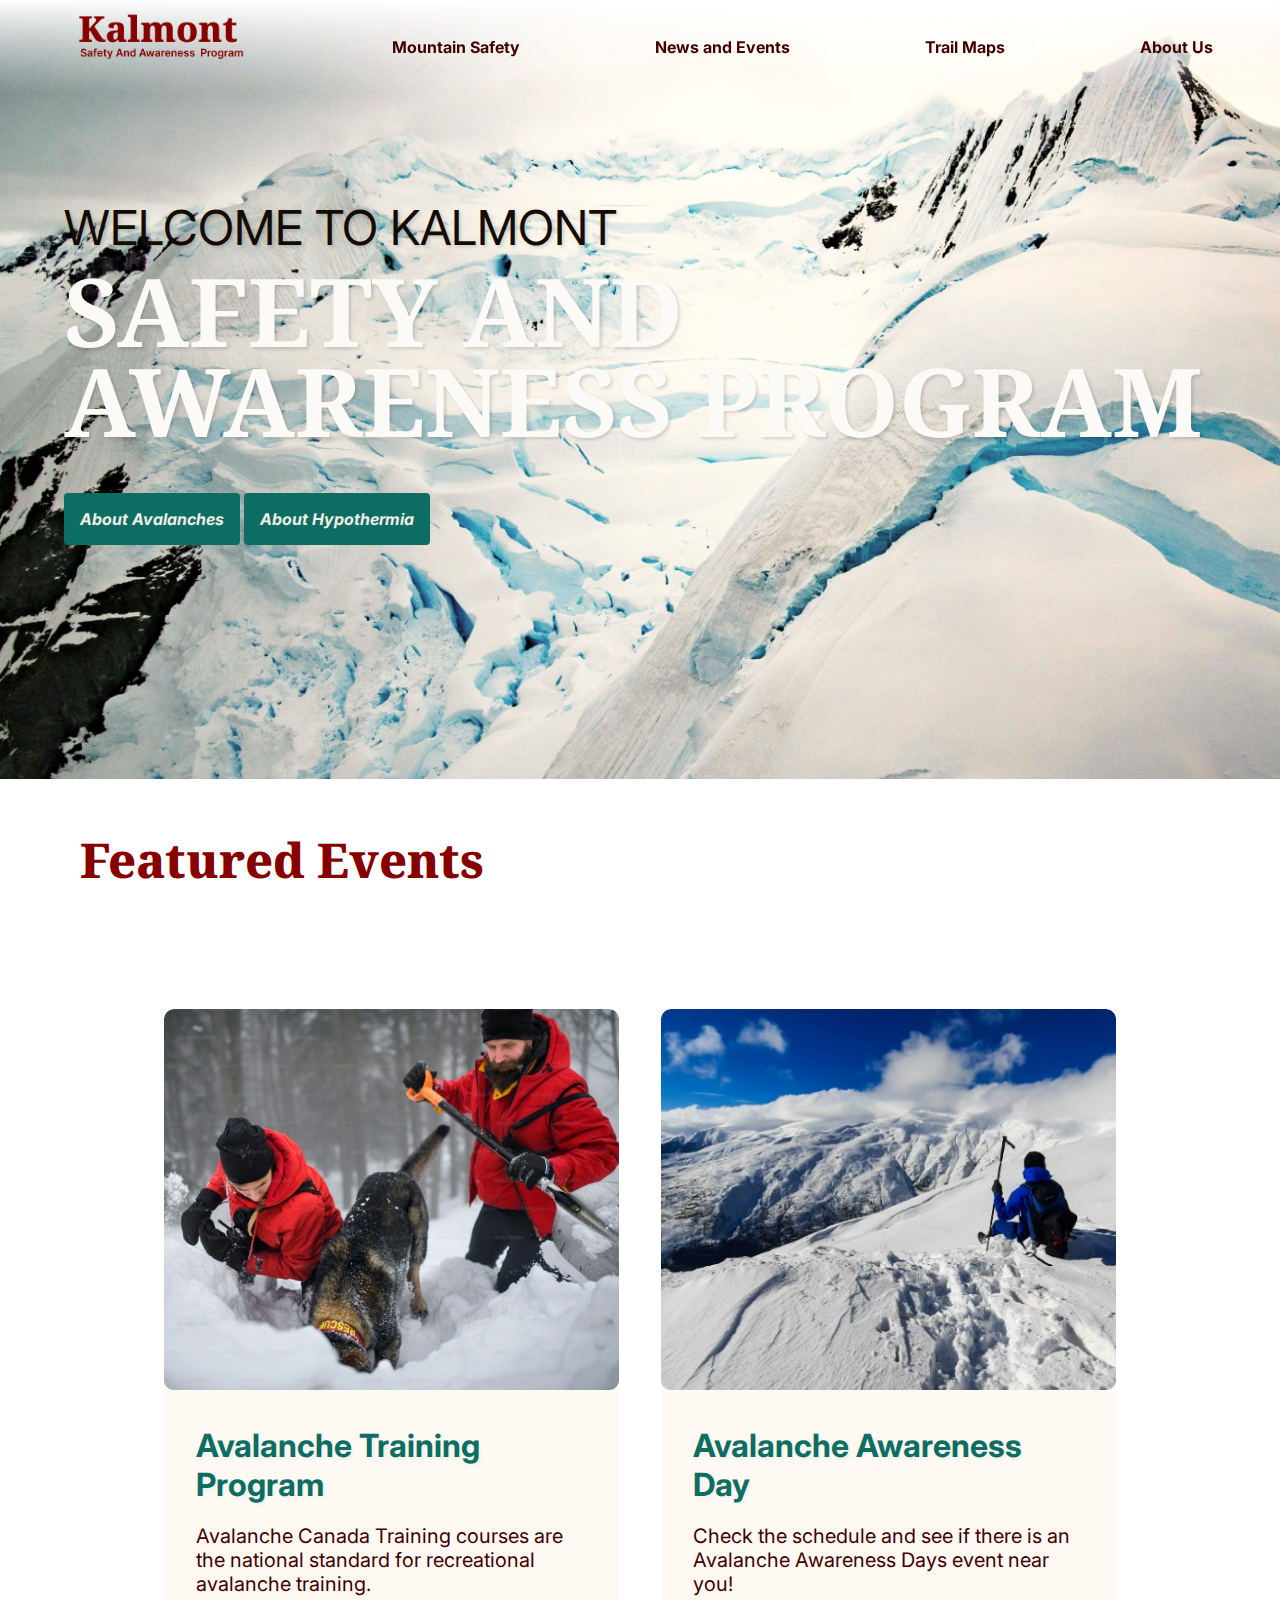
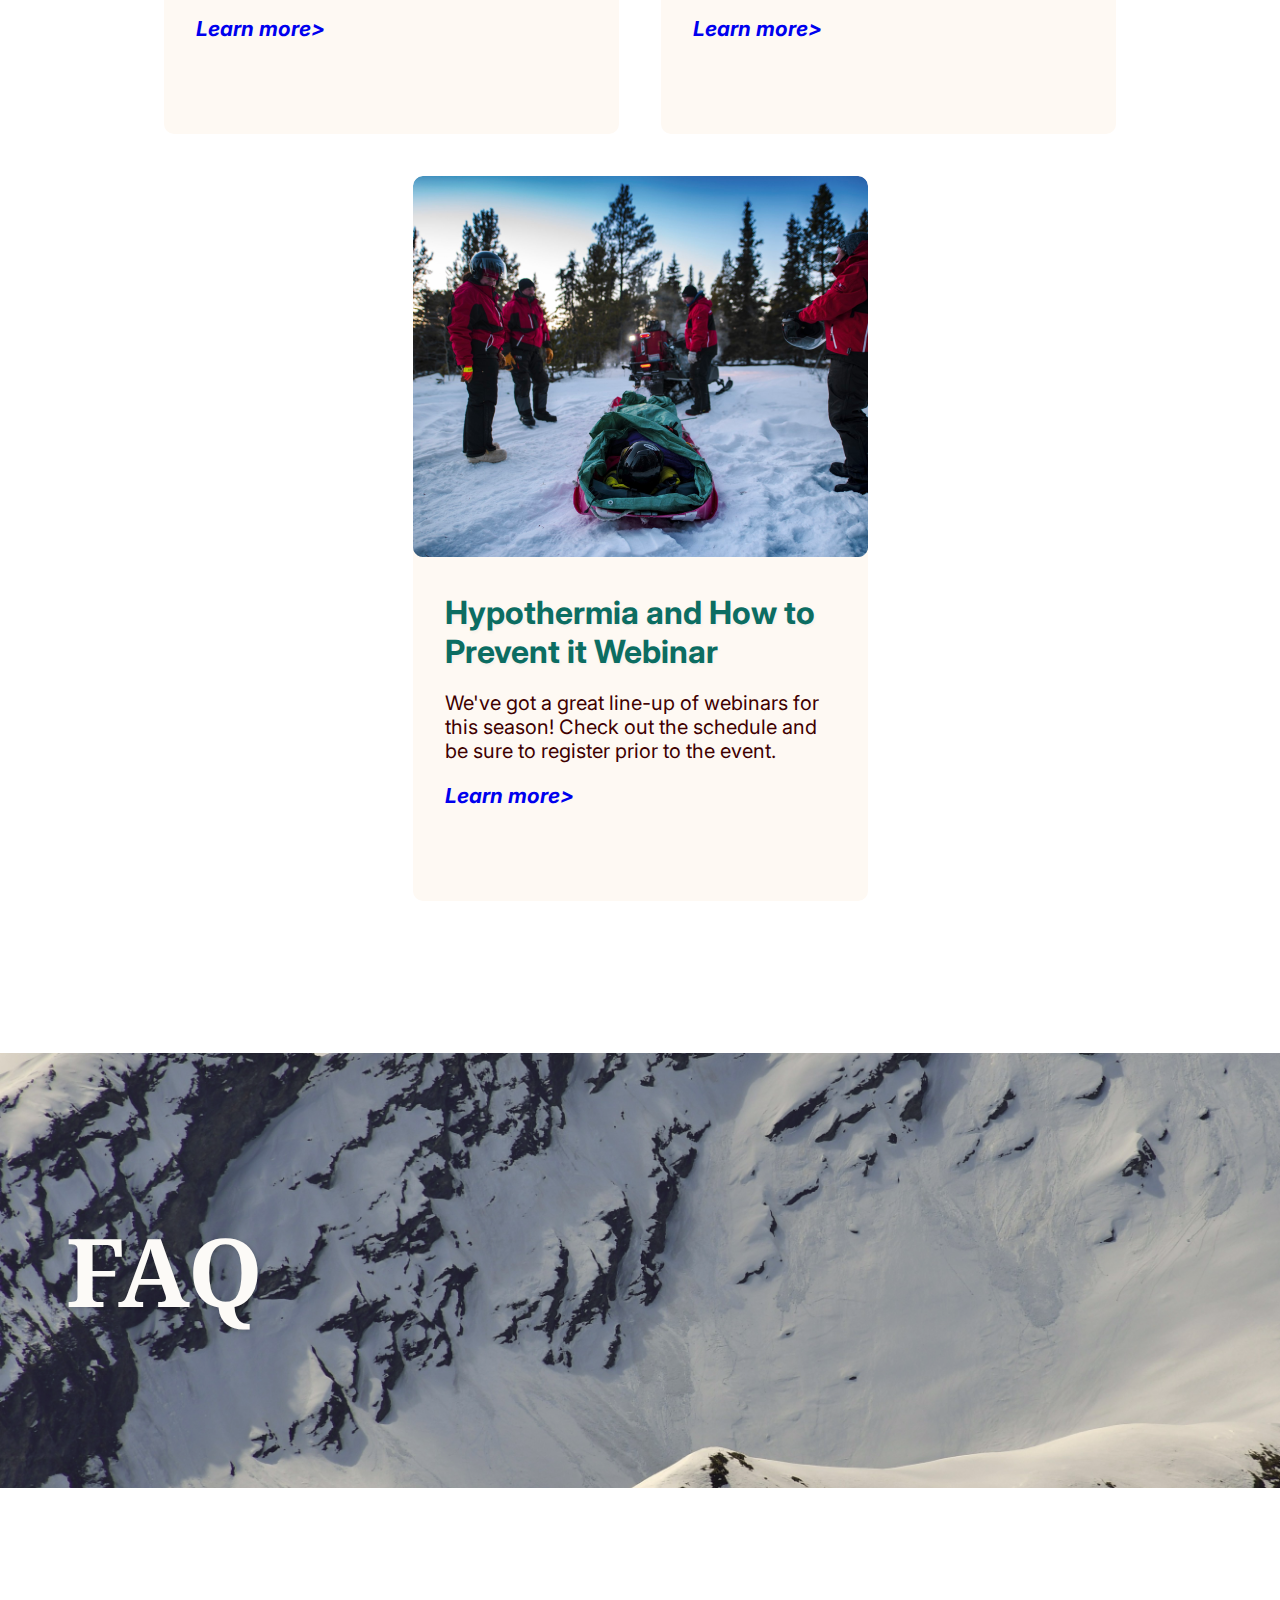
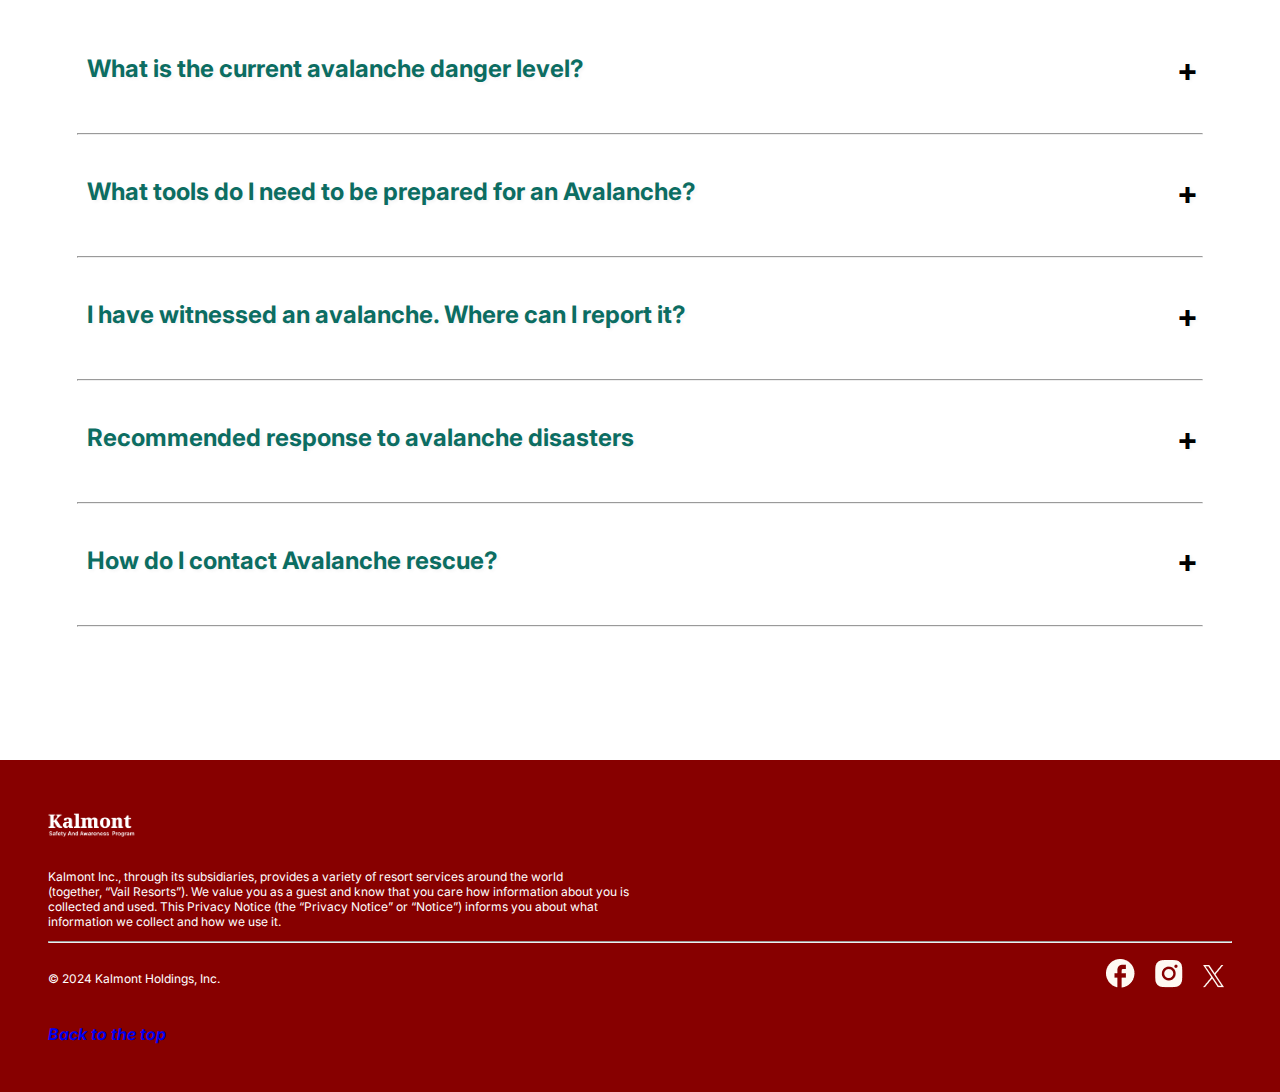
<file: index.html>
<!doctype html>

<html lang="en">
<head>
	<meta charset="utf-8">
	<title>Kalmont Mountain Rescue</title>
	<link rel="stylesheet" href="css/style.css">
	
	<link rel="preconnect" href="https://fonts.googleapis.com">
	<link rel="preconnect" href="https://fonts.gstatic.com" crossorigin>
	<link href="https://fonts.googleapis.com/css2?family=Inter:wght@100..900&display=swap" rel="stylesheet">
	
	<!-- google fonts inter-->
	<link rel="preconnect" href="https://fonts.googleapis.com">
	<link rel="preconnect" href="https://fonts.gstatic.com" crossorigin>
	<link
	href="https://fonts.googleapis.com/css2?family=Inter:wght@100..900&display=swap"
	rel="stylesheet">
	
	<!-- google fonts Noto Serif-->
	<link rel="preconnect" href="https://fonts.googleapis.com">
	<link rel="preconnect" href="https://fonts.gstatic.com" crossorigin>
	<link
	href="https://fonts.googleapis.com/css2?family=Inter:wght@100..900&family=Noto+Serif:ital,wght@0,100..900;1,100..900&display=swap"
	rel="stylesheet">
	
</head> <!-- end of head. Head is the brain of the website. Body is what we see. Source:James-->

<body>
	
	<nav class="navbar">
		<a href="index.html"><img class="logo" src="img/logo.png" alt="Websitelogo" width="189" height="66"></a>
		<a href="mountain-safety.html">Mountain Safety</a>
		<a href="news_events.html">News and Events</a>
		<a href="trail-map.html">Trail Maps </a>
		<a href="about-us.html">About Us </a>
	</nav> <!-- end of navigation -->
	
	
	<div class="hero">
		
		<h3 class="About-3">WELCOME TO KALMONT</h3>
		<h1>SAFETY AND AWARENESS PROGRAM</h1>
		

		<div class="button-home">
			<a class=button-maps href="https://en.wikipedia.org/wiki/Avalanche">About Avalanches</a> <!-- source:https://www.w3schools.com/bootstrap/bootstrap_buttons.asp -->
			<a class=button-maps href="https://en.wikipedia.org/wiki/Hypothermia">About Hypothermia</a> <!-- source:https://www.w3schools.com/bootstrap/bootstrap_buttons.asp -->
		</div>
	</div>
	
	
	<section class="events">
		<h2>Featured Events</h2>
		
		<div class="card-container">
			
			
			<div class="card">
				
				<img src="img/Rectangle-4.png" alt="Ski rescue team digging in the snow with the help of a dog">
				<div class="card-content">
					<h4 class="content">Avalanche Training Program</h4>
					<p>Avalanche Canada Training courses are the national standard for recreational avalanche training.</p>
					<a href="https://en.wikipedia.org/wiki/Avalanche" class="btn">Learn more></a>
				</div>
				
			</div>
			
			<div class="card">
				
				<img src="img/Rectangle-5.png" alt="a skier sitting at the top of a mountain looking out across the mountain range">
				<div class="card-content">
					<h4 class="content">Avalanche Awareness Day</h4>
					<p>Check the schedule and see if there is an Avalanche Awareness Days event near you!</p>
					<a href="https://en.wikipedia.org/wiki/Avalanche" class="btn">Learn more></a>
				</div>
				
			</div>
			
			<div class="card">
				
				<img src="img/Rectangle-6.png" alt="A mountain rescue team standing over a stretcher with a injured skier laying on it">
				<div class="card-content">
					<h4 class="content">Hypothermia and How to Prevent it Webinar</h4>
					<p>We've got a great line-up of webinars for this season! Check out the schedule and be sure to register prior to the event.</p>
					<a href="https://en.wikipedia.org/wiki/Hypothermia" class="btn">Learn more></a>
				</div>
				
			</div>	
			
		</div>	
									<!-- source: https://www.youtube.com/watch?v=qXRYMdvq_Dc&t=361s&ab_channel=CemEygiMedia -->
	</section>  
	
	<section class="Q&A">
		<div class="QandA">
			<h1 class="Q">FAQ</h1>
		</div>
		
		
		<div class="accordion-body"> <!-- following the example learned in class -->
			<div class="accordion">
				
				<div class="container"> 
					<h4 class="questions">What is the current avalanche danger level?</h4>
					<p class="answers">
						<a href="https://www.theweathernetwork.com/ca/weather/british-columbia/vancouver">Weather Report</a> to check current avalanche danger and forecast for the next day.
						<a href="https://avalanche.ca/glossary/terms/avalanche-danger-scale">Explanation of avalanche danger levels:</a> Implications and recommendations for transportation routes and settlements, and advice and recommendations for those engaging in backcountry and other off-piste activities.
					</p>
				</div>
				<hr>	
				
				
				<div class="container">
					<h4 class="questions">What tools do I need to be prepared for an Avalanche?</h4>
					<p class="answers"> To be prepared for an avalanche, you'll need essential tools including an avalanche transceiver (also known as a beacon) to locate buried victims, a probe for pinpointing their exact location under the snow, and a sturdy shovel for rapid excavation. Additionally, having knowledge of avalanche safety protocols, including recognizing avalanche terrain, understanding snowpack stability, and practicing effective rescue techniques, is crucial. It's also advisable to carry avalanche airbags for added protection and to mitigate burial depth in case of an avalanche. Regular training and practice with these tools and techniques are essential for staying safe in avalanche-prone areas. Additionally, always check local avalanche forecasts and weather conditions before venturing into the backcountry.
					</p>
				</div>	
				<hr>
				
				
				
				<div class="container">
					<h4 class="questions">I have witnessed an avalanche. Where can I report it?</h4>
					<p class="answers"> If you have witnessed an avalanche, it's crucial to report it to the relevant authorities immediately. Contact your local emergency services or search and rescue team, providing them with as much detail as possible about the location, size, and any potential victims involved. Additionally, if you're in a recreational area, inform park rangers or officials responsible for that area. Quick reporting can expedite rescue efforts and help prevent further accidents or injuries.
					</p>
				</div>	
				<hr>	
				
				
				
				<div class="container">
					<h4 class="questions">Recommended response to avalanche disasters</h4>
					<p class="answers"> In response to avalanche disasters, swift and coordinated actions are imperative to minimize casualties and mitigate further harm. Immediate priorities include deploying search and rescue teams equipped with specialized training and equipment to locate and extract victims trapped under snow. Concurrently, communication channels should be activated to warn and evacuate individuals in vulnerable areas while also providing timely updates to the public and coordinating with relevant authorities. Additionally, post-disaster measures should focus on conducting thorough assessments of the affected region to ensure the safety of remaining individuals and to initiate recovery efforts, including infrastructure repair and psychological support for survivors and affected communities. Collaborative efforts between government agencies, emergency responders, and local communities are essential for an effective response to avalanche disasters.
					</p>	
				</div>
				<hr>
				
				
				<div class="container">	
					<h4 class="questions">How do I contact Avalanche rescue?</h4>
					<p class="answers"> To contact Avalanche rescue, dial the emergency services number (911). Provide your location with coordinates if possible, the number of people involved, and any other relevant information such as injuries or equipment you have. If you're in a remote area without cellular service, activating a personal locator beacon (PLB) or satellite messenger device can also alert authorities to your situation and location. It's crucial to remain calm, conserve energy, and create air pockets if buried while awaiting rescue.
					</p>
				</div>	
				<hr>
				
			</div>
		</div>
		
	</section> <!-- End of accordion -->
	
	
	<footer>
		<img class="logo" src="img/logo_footer.png" alt="Websitelogo" width="87" height="30" />
		<p class="footer-text">
			Kalmont Inc., through its subsidiaries, provides a variety of resort
			services around the world (together, “Vail Resorts”). We value you as a
			guest and know that you care how information about you is collected and
			used. This Privacy Notice (the “Privacy Notice” or “Notice”) informs you
			about what information we collect and how we use it.
		</p>
		<hr>
		<div class="socialmedia">
			<p class="footer-text"> © 2024 Kalmont Holdings, Inc.</p>
			
			<div class="social-media-logos">
				<a class="logos" href="https://www.facebook.com/avalanchecanada/"><img src="img/facebook.png" alt="Facebook Logo" width="29" height="29"/></a>
				<a class="logos" href="https://www.instagram.com/avalanchecanada/"><img src="img/instagram.png" alt="Instagram Logo" width="28" height="28"/></a>
				<a class="logos" href="https://twitter.com/avalancheca"><img src="img/x.png" alt="X Logo" width="21" height="23"/></a>
			</div>
		</div>
		<a href="#top">Back to the top </a>
	</footer>  <!-- end of #footer -->
	
	<script src="js/accordion.js" type="text/JavaScript"></script> <!-- java script from accordion. Learned in class -->
</body>
</html>
</file>
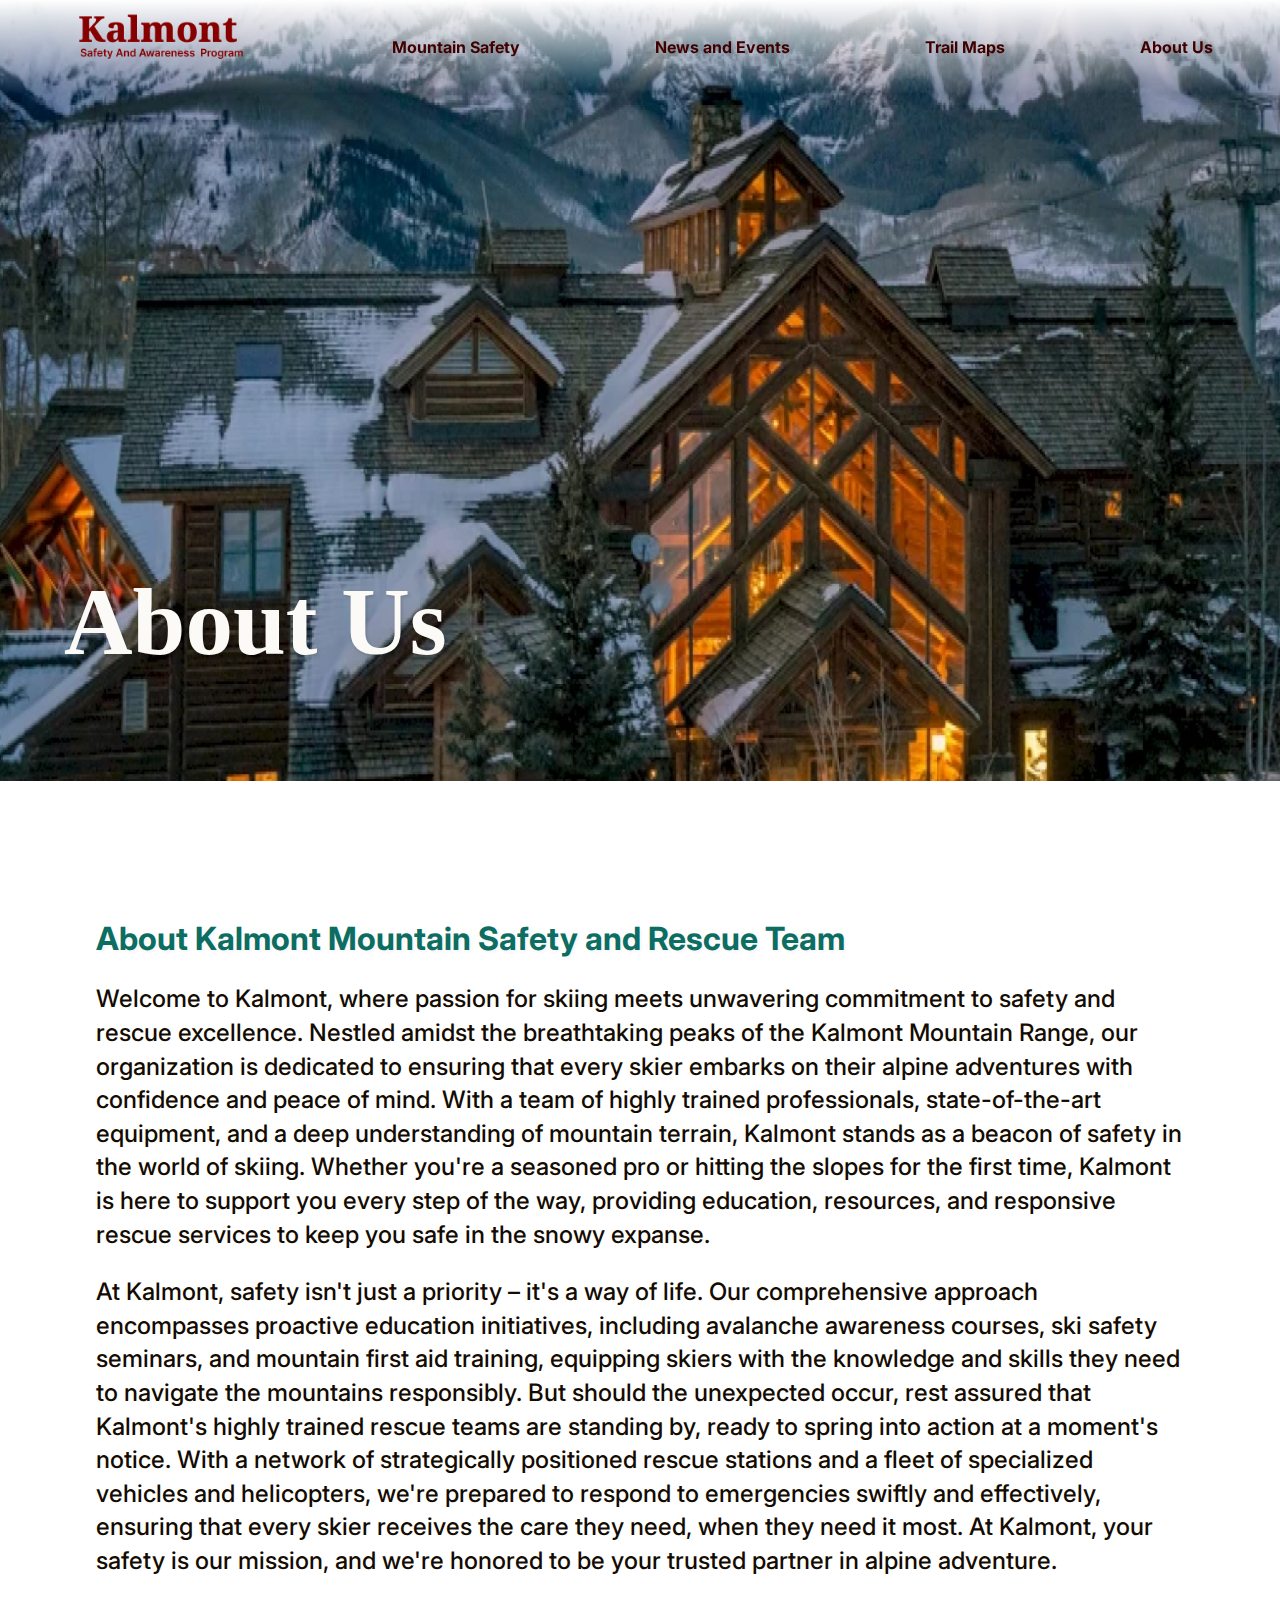
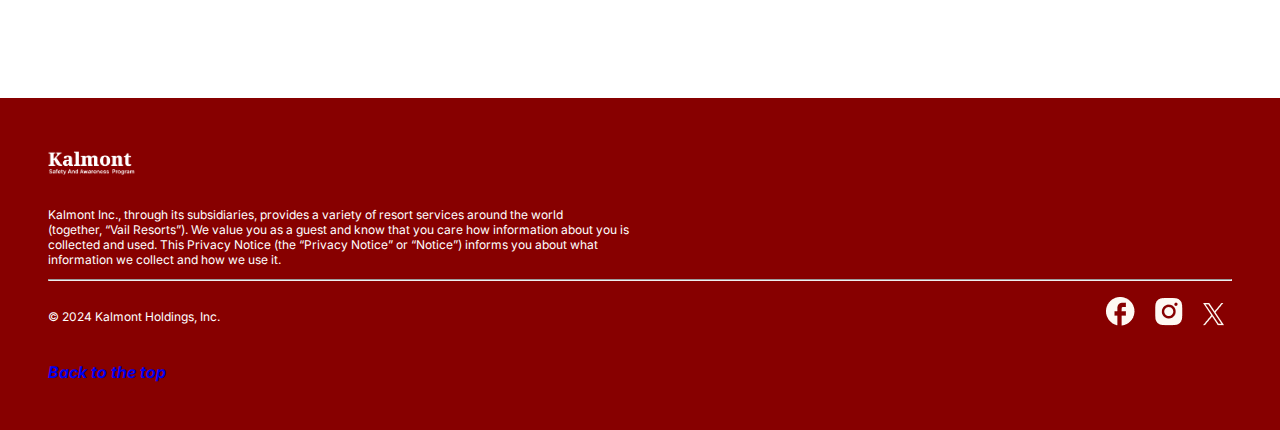
<file: about-us.html>
<!doctype html>

<html lang="en">
<head>
	<meta charset="utf-8">
	<title>Kalmont Mountain Rescue-About Us</title>
	<link rel="stylesheet" href="css/style.css">

	
	<link rel="preconnect" href="https://fonts.googleapis.com">
	<link rel="preconnect" href="https://fonts.gstatic.com" crossorigin>
	<link href="https://fonts.googleapis.com/css2?family=Inter:wght@100..900&display=swap" rel="stylesheet">
</head>

<body>


	<nav class="navbar">
		<a href="index.html"><img class="logo" src="img/logo.png" alt="Websitelogo" width="189" height="66"></a>
		  <a href="mountain-safety.html">Mountain Safety</a>
		  <a href="news_events.html">News and Events</a>
		  <a href="trail-map.html">Trail Maps </a>
		  <a href="about-us.html">About Us </a>
	  </nav> <!-- end of navigation -->



	<div class="About-Hero">

		<h1>About Us</h1>

	</div>

	
	<div class="text">
		
	
		<div class="About-Container">

			<div> 
				<h4>About Kalmont Mountain Safety and Rescue Team</h4>
				<p class="About-p">Welcome to Kalmont, where passion for skiing meets unwavering commitment to safety and rescue excellence. Nestled amidst the breathtaking peaks of the Kalmont Mountain Range, our organization is dedicated to ensuring that every skier embarks on their alpine adventures with confidence and peace of mind. With a team of highly trained professionals, state-of-the-art equipment, and a deep understanding of mountain terrain, Kalmont stands as a beacon of safety in the world of skiing. Whether you're a seasoned pro or hitting the slopes for the first time, Kalmont is here to support you every step of the way, providing education, resources, and responsive rescue services to keep you safe in the snowy expanse.</p>
				<p class="About-p">At Kalmont, safety isn't just a priority – it's a way of life. Our comprehensive approach encompasses proactive education initiatives, including avalanche awareness courses, ski safety seminars, and mountain first aid training, equipping skiers with the knowledge and skills they need to navigate the mountains responsibly. But should the unexpected occur, rest assured that Kalmont's highly trained rescue teams are standing by, ready to spring into action at a moment's notice. With a network of strategically positioned rescue stations and a fleet of specialized vehicles and helicopters, we're prepared to respond to emergencies swiftly and effectively, ensuring that every skier receives the care they need, when they need it most. At Kalmont, your safety is our mission, and we're honored to be your trusted partner in alpine adventure.</p>
			</div>
		</div>
	</div>



	<footer>
		<img class="logo" src="img/logo_footer.png" alt="Websitelogo" width="87" height="30" />
		<p class="footer-text">
		  Kalmont Inc., through its subsidiaries, provides a variety of resort
		  services around the world (together, “Vail Resorts”). We value you as a
		  guest and know that you care how information about you is collected and
		  used. This Privacy Notice (the “Privacy Notice” or “Notice”) informs you
		  about what information we collect and how we use it.
		</p>
		<hr>
		<div class="socialmedia">
		  <p class="footer-text"> © 2024 Kalmont Holdings, Inc.</p>
		  
		  <div class="social-media-logos">
			<a class="logos" href="https://www.facebook.com/avalanchecanada"><img src="img/facebook.png" alt="Facebook Logo" width="29" height="29"/></a>
			<a class="logos" href="https://www.instagram.com/avalanchecanada"><img src="img/instagram.png" alt="Instagram Logo" width="28" height="28"/></a>
			<a class="logos" href="https://twitter.com/avalancheca"><img src="img/x.png" alt="X Logo" width="21" height="23"/></a>
		  </div>
		</div>
		<a href="#top">Back to the top </a>
	  </footer>  <!-- end of #footer -->

</body>
</html>
</file>
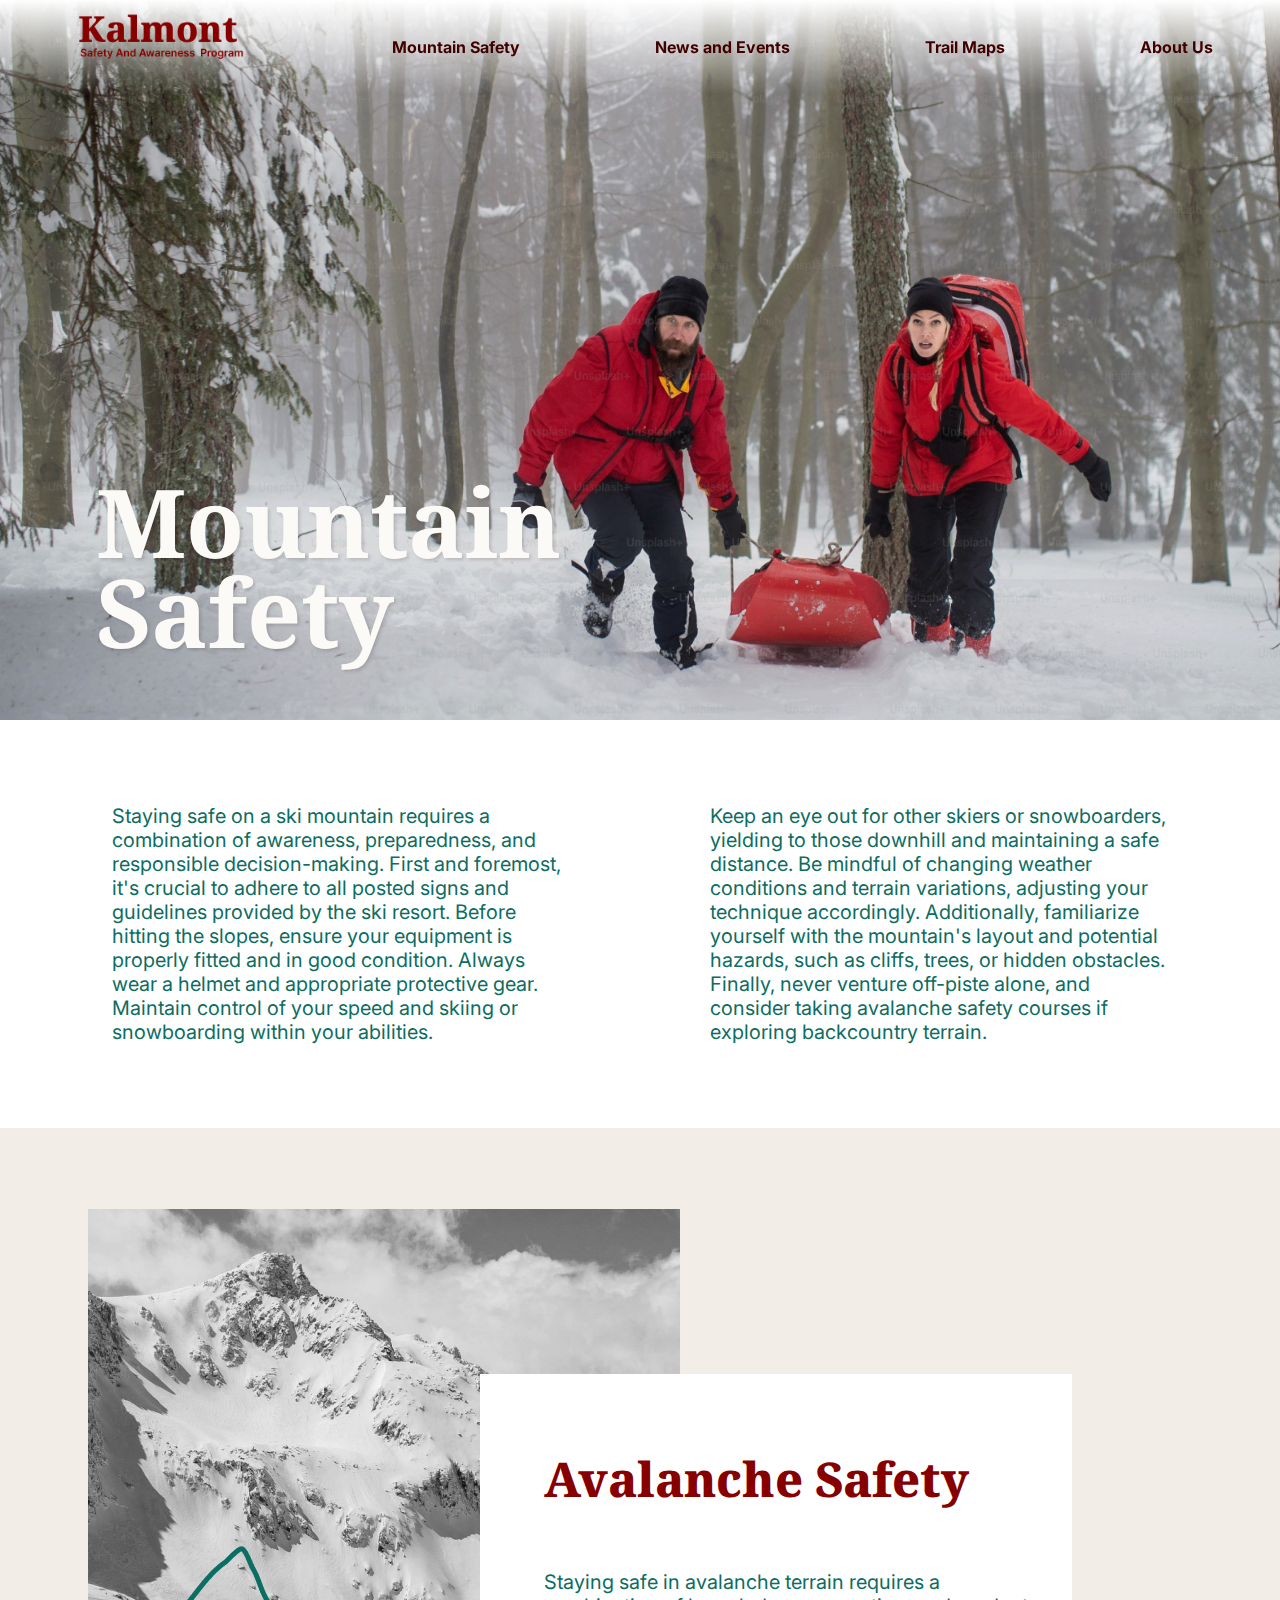
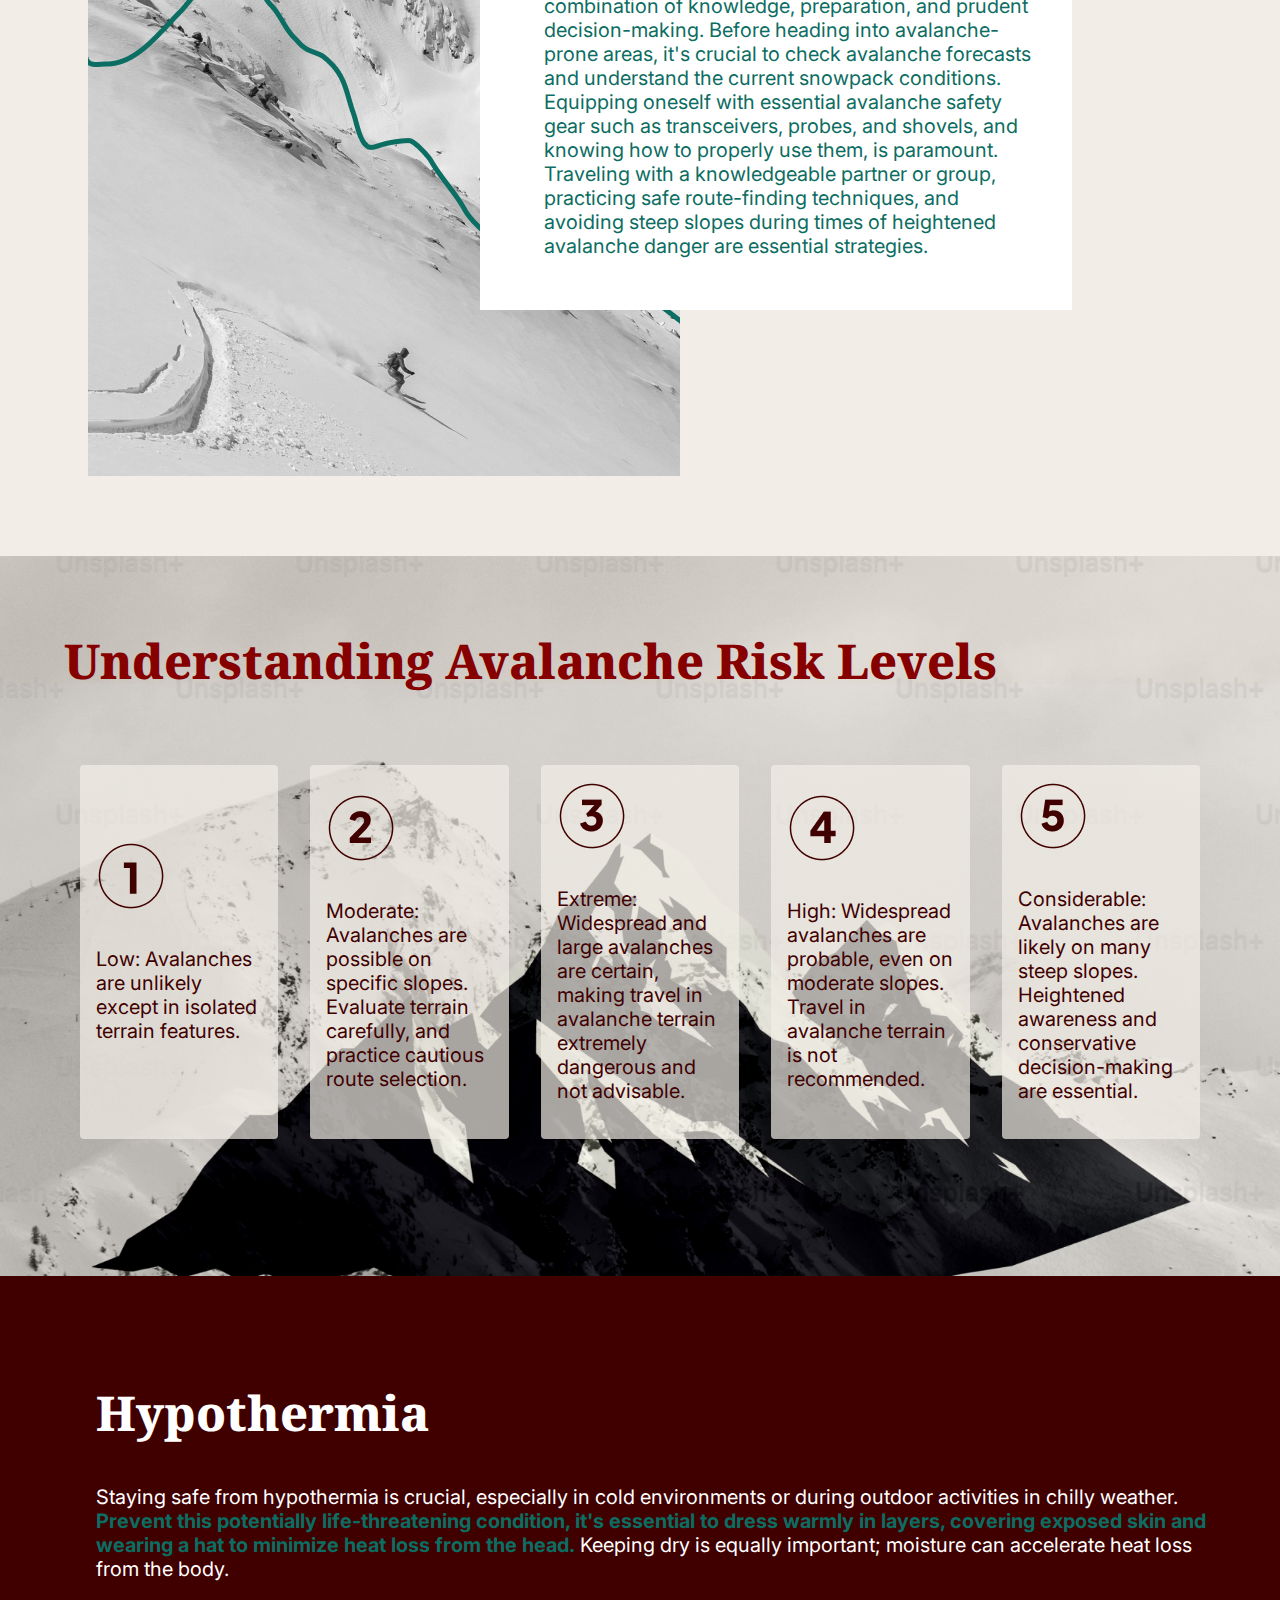
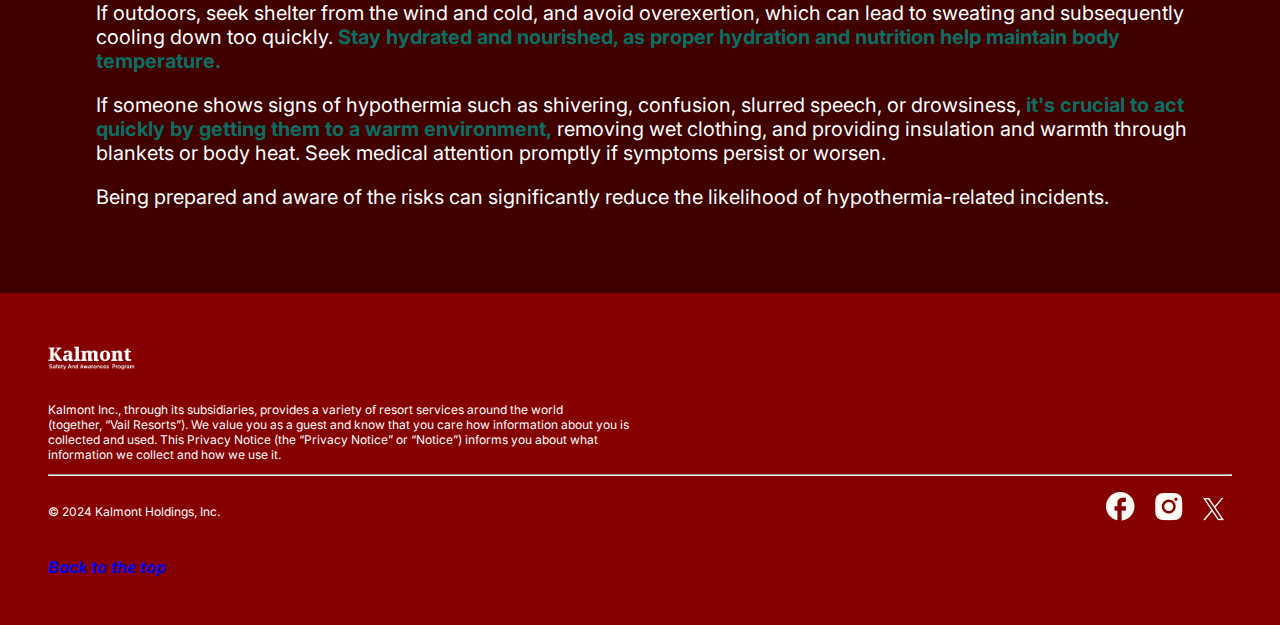
<file: mountain-safety.html>
<!DOCTYPE html>

<html lang="en">
<head>
  <meta charset="utf-8"/>
  <meta name="viewport" content="width=device-width, initial-scale=1" />
  <link rel="stylesheet" href="css/style.css">
  
  
  <title>Kalmont Mountain Rescue</title>
  
  <!-- google fonts inter-->
  <link rel="preconnect" href="https://fonts.googleapis.com" />
  <link rel="preconnect" href="https://fonts.gstatic.com" crossorigin />
  <link
  href="https://fonts.googleapis.com/css2?family=Inter:wght@100..900&display=swap"
  rel="stylesheet"
  />
  
  <!-- google fonts Noto Serif-->
  <link rel="preconnect" href="https://fonts.googleapis.com" />
  <link rel="preconnect" href="https://fonts.gstatic.com" crossorigin />
  <link
  href="https://fonts.googleapis.com/css2?family=Inter:wght@100..900&family=Noto+Serif:ital,wght@0,100..900;1,100..900&display=swap"
  rel="stylesheet"
  />
</head> <!-- end of #head -->

<body>
  
  <nav class="navbar">
    <a href="index.html"><img class="logo" src="img/logo.png" alt="Websitelogo" width="189" height="66"/></a>
    <a href="mountain-safety.html">Mountain Safety</a>
    <a href="news_events.html">News and Events</a>
    <a href="trail-map.html">Trail Maps </a>
    <a href="about-us.html">About Us </a>
  </nav> <!-- end of navigation -->
  
  <div class="mountain-safety-hero">
    <div class="mountain-hero-text">
      <h1>Mountain Safety</h1>
    </div>
  </div> <!-- end of hero-->
  
  <main>
    <section class="mountain-safety-intro">
      <p class="paragraph-style-1">
        Staying safe on a ski mountain requires a combination of awareness,
        preparedness, and responsible decision-making. First and foremost,
        it's crucial to adhere to all posted signs and guidelines provided by
        the ski resort. Before hitting the slopes, ensure your equipment is
        properly fitted and in good condition. Always wear a helmet and
        appropriate protective gear. Maintain control of your speed and skiing
        or snowboarding within your abilities.
      </p>
      <p class="paragraph-style-1">
        Keep an eye out for other skiers or snowboarders, yielding to those
        downhill and maintaining a safe distance. Be mindful of changing
        weather conditions and terrain variations, adjusting your technique
        accordingly. Additionally, familiarize yourself with the mountain's
        layout and potential hazards, such as cliffs, trees, or hidden
        obstacles. Finally, never venture off-piste alone, and consider taking
        avalanche safety courses if exploring backcountry terrain.
      </p>
    </section> <!-- end of #mountain-safety-intro -->
    
    <section class="avalanche-safety">
      <figure class="image-width-text-overlap"></figure>
      <div class="text-overlap">
        <h2>Avalanche Safety</h2>
          <p class="avalanche-content">
            Staying safe in avalanche terrain requires a combination of
            knowledge, preparation, and prudent decision-making. Before
            heading into avalanche-prone areas, it's crucial to check
            avalanche forecasts and understand the current snowpack
            conditions. Equipping oneself with essential avalanche safety gear
            such as transceivers, probes, and shovels, and knowing how to
            properly use them, is paramount. Traveling with a knowledgeable
            partner or group, practicing safe route-finding techniques, and
            avoiding steep slopes during times of heightened avalanche danger
            are essential strategies.
          </p>
      </div>
    </section> <!-- end of #avalanche-safety -->
    
    <section class="risk-levels">
      <h2>Understanding Avalanche Risk Levels</h2>
      
      <ul class="risk-levels-content">
        <li class="risk-levels-card">
          <img src="img/1.png" alt="1" width="70" height="70" />
          <p>
            Low: Avalanches are unlikely except in isolated terrain features.
          </p>
        </li>
        <li class="risk-levels-card">
          <img src="img/2.png" alt="1" width="70" height="70" />
          <p>
            Moderate: Avalanches are possible on specific slopes. Evaluate
            terrain carefully, and practice cautious route selection.
          </p>
        </li>
        <li class="risk-levels-card">
          <img src="img/3.png" alt="1" width="70" height="70" />
          <p>
            Extreme: Widespread and large avalanches are certain, making
            travel in avalanche terrain extremely dangerous and not advisable.
          </p>
        </li>
        <li class="risk-levels-card">
          <img src="img/4.png" alt="1" width="70" height="70" />
          <p>
            High: Widespread avalanches are probable, even on moderate
            slopes. Travel in avalanche terrain is not recommended.
          </p>
        </li>
        <li class="risk-levels-card">
          <img src="img/5.png" alt="1" width="70" height="70" />
          <p>
            Considerable: Avalanches are likely on many steep slopes.
            Heightened awareness and conservative decision-making are
            essential.
          </p>
        </li>
      </ul> <!-- end of #cardcontent -->
    </section> <!-- end of #RiskLevels section -->
    
    <section class="Hypothermia">
      <h2 class="hypothermia-title">Hypothermia</h2>
      <p class="text-hypothermia">
        Staying safe from hypothermia is crucial, especially in cold
        environments or during outdoor activities in chilly weather.
        <strong>
          Prevent this potentially life-threatening condition, it's essential
          to dress warmly in layers, covering exposed skin and wearing a hat
          to minimize heat loss from the head.</strong>
          Keeping dry is equally important; moisture can accelerate heat loss
          from the body.
        </p>
        <p class="text-hypothermia">
          If outdoors, seek shelter from the wind and cold, and avoid
          overexertion, which can lead to sweating and subsequently cooling down
          too quickly.
          <strong>
            Stay hydrated and nourished, as proper hydration and nutrition help
            maintain body temperature.</strong>
          </p>
          <p class="text-hypothermia">
            If someone shows signs of hypothermia such as shivering, confusion,
            slurred speech, or drowsiness,
            <strong>
              it's crucial to act quickly by getting them to a warm
              environment,</strong>
              removing wet clothing, and providing insulation and warmth through
              blankets or body heat. Seek medical attention promptly if symptoms
              persist or worsen.
            </p>
            
            <p class="text-hypothermia">
              Being prepared and aware of the risks can significantly reduce the
              likelihood of hypothermia-related incidents.
            </p>
          </section>  <!-- end of #Hypothermia -->

        </main> 
        
        <footer>
          <img class="logo" src="img/logo_footer.png" alt="Websitelogo" width="87" height="30" />
          <p class="footer-text">
            Kalmont Inc., through its subsidiaries, provides a variety of resort
            services around the world (together, “Vail Resorts”). We value you as a
            guest and know that you care how information about you is collected and
            used. This Privacy Notice (the “Privacy Notice” or “Notice”) informs you
            about what information we collect and how we use it.
          </p>
          <hr>
          <div class="socialmedia">
            <p class="footer-text"> © 2024 Kalmont Holdings, Inc.</p>
            
            <div class="social-media-logos">
              <a class="logos" href="https://www.facebook.com/avalanchecanada/"><img src="img/facebook.png" alt="Facebook Logo" width="29" height="29"/></a>
              <a class="logos" href="https://www.instagram.com/avalanchecanada/"><img src="img/instagram.png" alt="Instagram Logo" width="28" height="28"/></a>
              <a class="logos" href="https://twitter.com/avalancheca"><img src="img/x.png" alt="X Logo" width="21" height="23"/></a>
            </div>
          </div>
          <a href="#top">Back to the top </a>
        </footer>  <!-- end of #footer -->
        
      </body>
      </html>
</file>
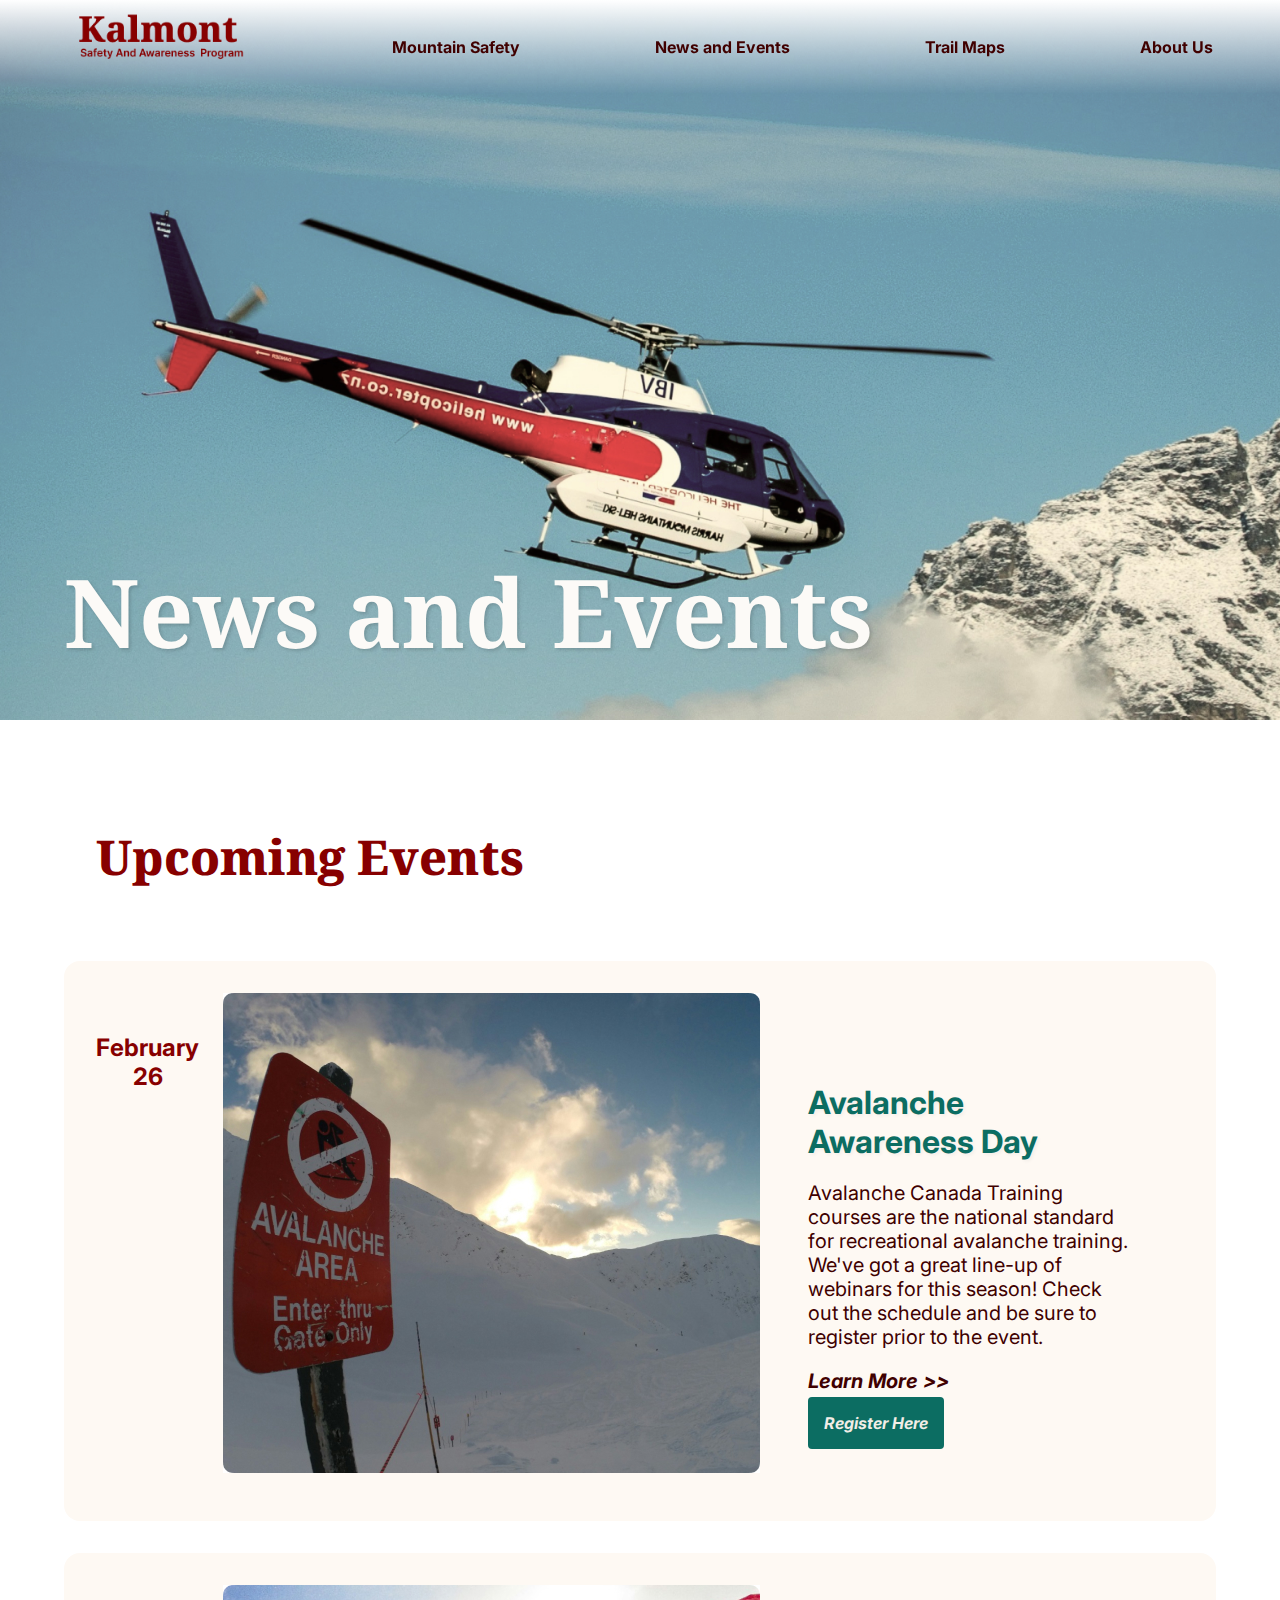
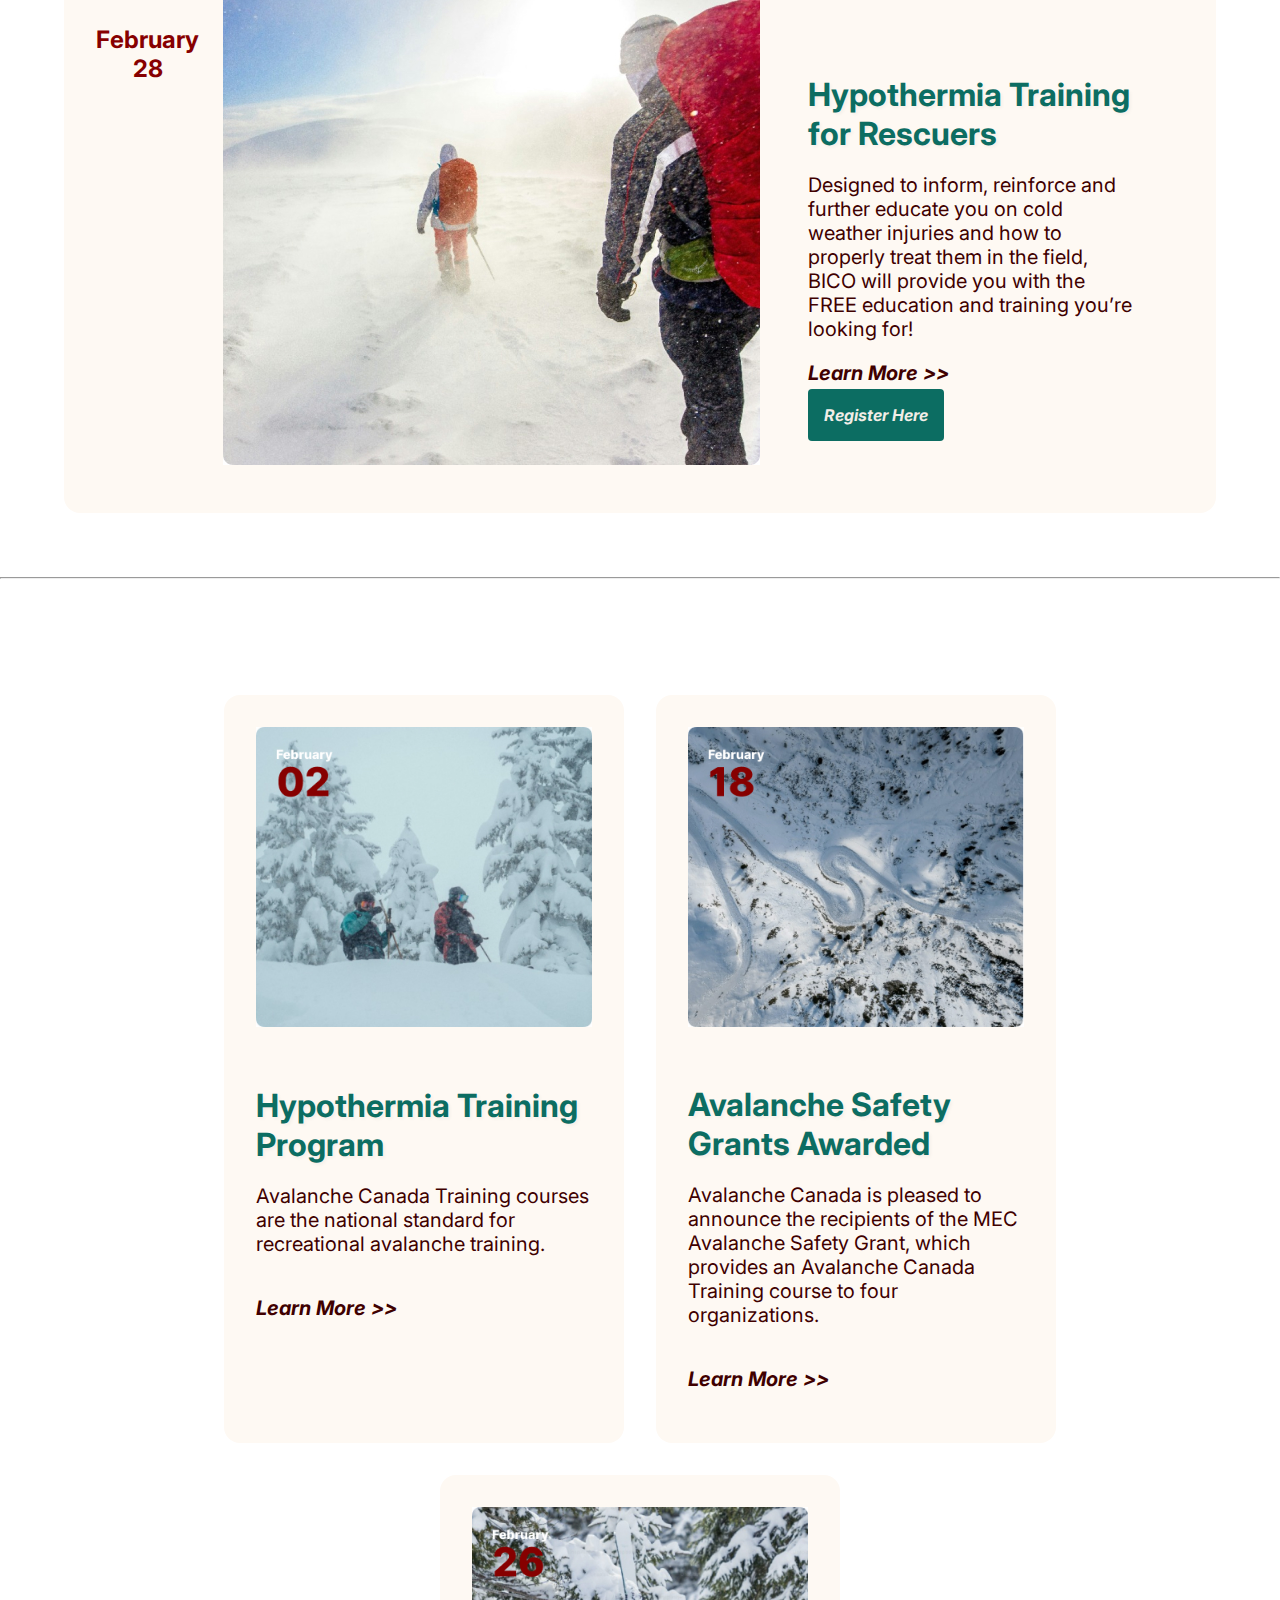
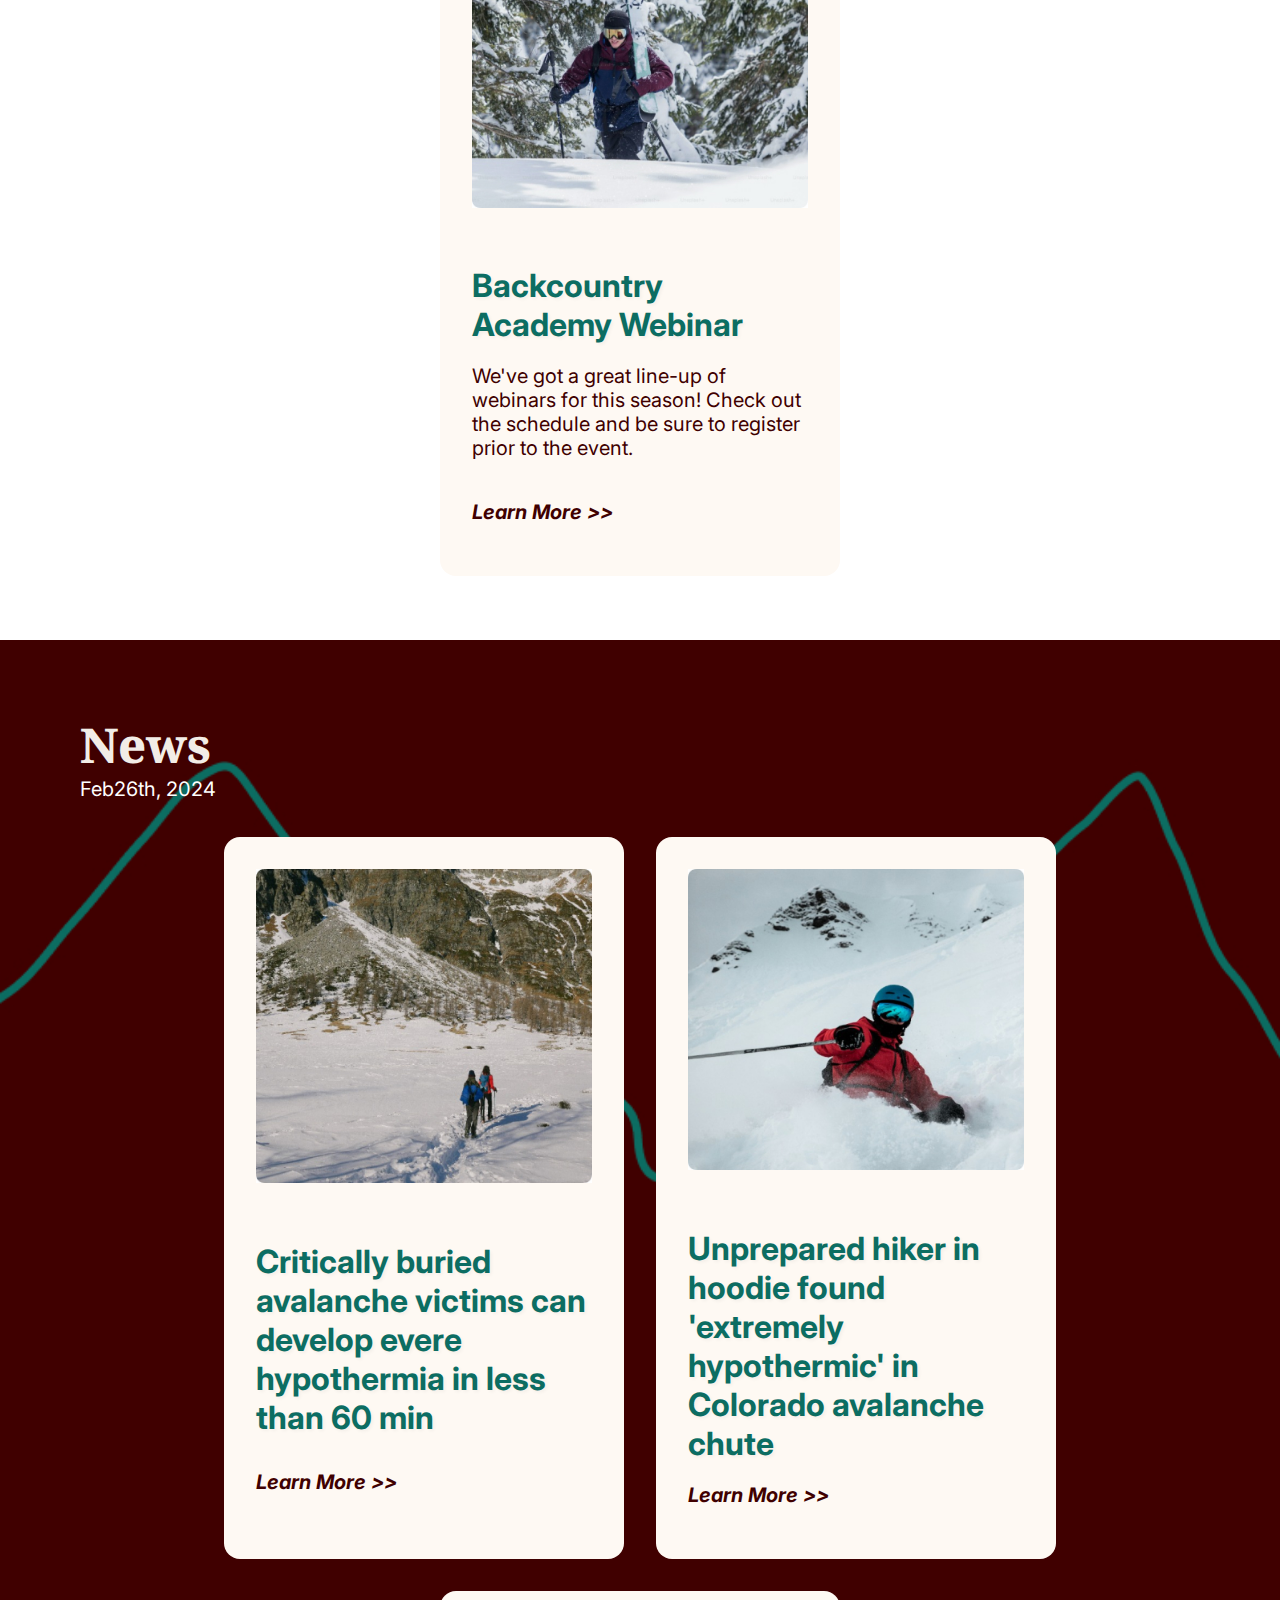
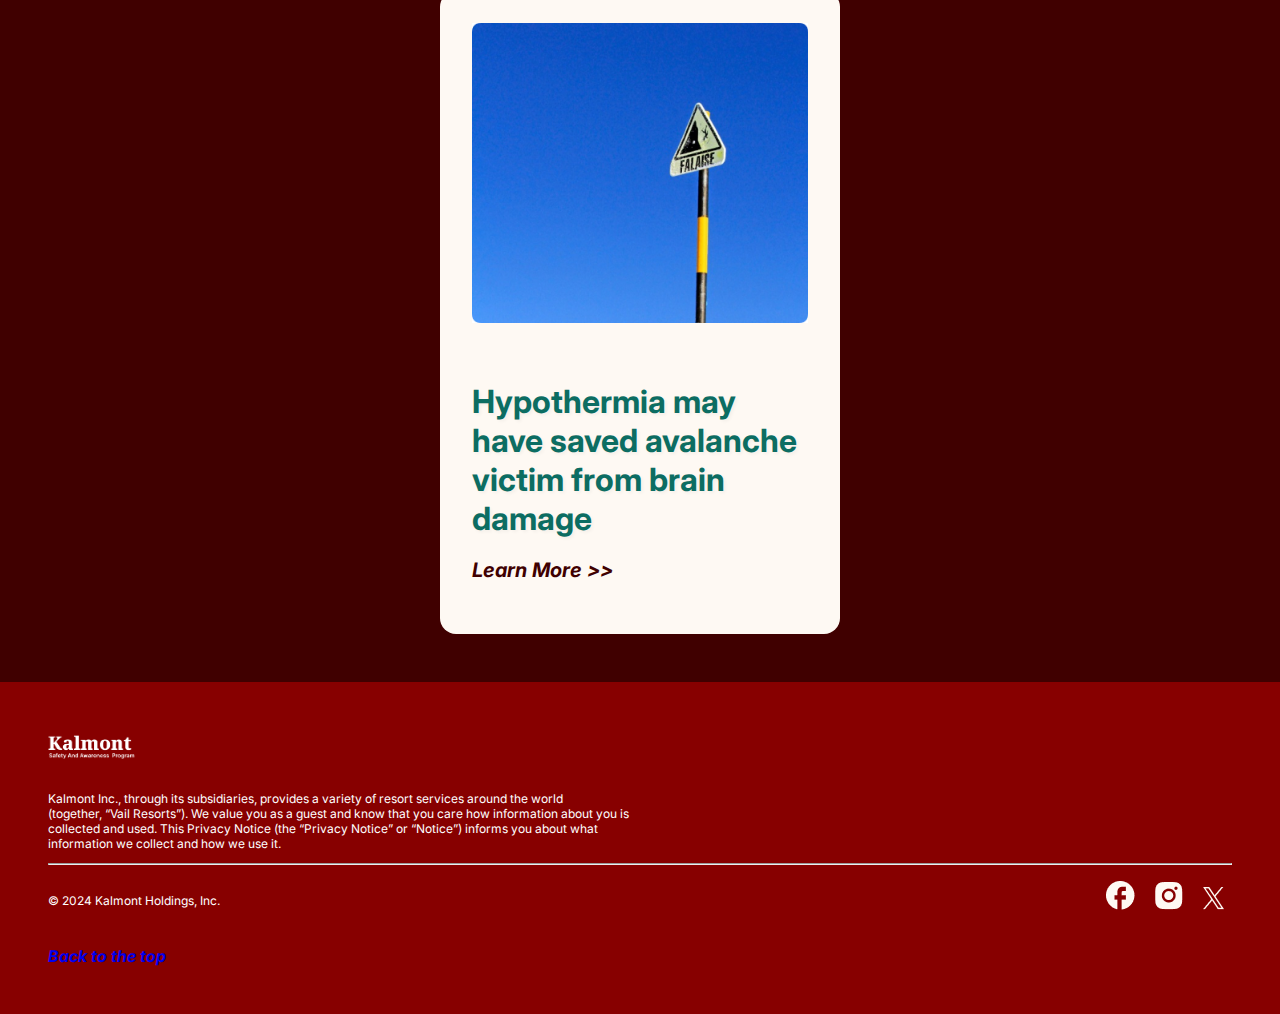
<file: news_events.html>
<!DOCTYPE html>

<html lang="en">

<head>
  <meta charset="utf-8" />
  <meta name="viewport" content="width=device-width, initial-scale=1" />
  <link rel="stylesheet" href="css/style.css">
  
  
  <title>Kalmont Mountain Rescue</title>
  
  <!-- google fonts inter-->
  <link rel="preconnect" href="https://fonts.googleapis.com" />
  <link rel="preconnect" href="https://fonts.gstatic.com" crossorigin />
  <link href="https://fonts.googleapis.com/css2?family=Inter:wght@100..900&display=swap"
  rel="stylesheet" />
  
  <!-- google fonts Noto Serif-->
  <link rel="preconnect" href="https://fonts.googleapis.com" />
  <link rel="preconnect" href="https://fonts.gstatic.com" crossorigin />
  <link href="https://fonts.googleapis.com/css2?family=Inter:wght@100..900&family=Noto+Serif:ital,wght@0,100..900;1,100..900&display=swap"
  rel="stylesheet" />
</head> <!-- end of #head -->

<body>
  
  <nav class="navbar">
    <a href="index.html"><img class="logo" src="img/logo.png" alt="Websitelogo" width="189" height="66"/></a>
    <a href="mountain-safety.html">Mountain Safety</a>
    <a href="news_events.html">News and Events</a>
    <a href="trail-map.html">Trail Maps </a>
    <a href="about-us.html">About Us </a>
  </nav> <!-- end of navigation -->
  
  <main>
    <div class="news-hero">
      <div class="hero-text">
        <h1>News and Events</h1>
      </div>
    </div> <!-- end of hero-->
    
    <section class="upcoming-events">
      <h2>Upcoming Events</h2>
      
      <div class="main-event-card">
        <h5>February 26</h5>
        <img src="img/events1.jpg" alt="A red sign indicanting a anvalanche prone area. It reads Avalanche Area, enter thru gate only." width="537"  height="480"/>
        <div class="main-event-card-content">
          <h4>Avalanche Awareness Day</h4>
          <p>Avalanche Canada Training courses are the national standard for
            recreational avalanche training. We've got a great line-up of webinars
            for this season! Check out the schedule and be sure to register prior
            to the event. </p>
            <a href="https://avalanche.ca/events/avalanche-canada-webinars-series-2023-24">
              <p>Learn More >></p></a>
              <a class=button-news href="https://avalanche.ca/education/recorded-webinars">Register Here</a>
            </div>
          </div>   <!-- end of #Mainevent1 -->
          
          <div class="main-event-card">
            <h5>February 28</h5>
            <img src="img/events2.jpg" alt="Two individualss with red bagpacks walking thru a snow path duting the day." width="537" height="480"/>
            <div class="main-event-card-content">
              <h4>Hypothermia Training for Rescuers</h4>
              <p> Designed to inform, reinforce and further educate you on cold weather
                injuries and how to properly treat them in the field, BICO will
                provide you with the FREE education and training you’re looking for! </p>
                <a href="https://avalanche.ca/events/avalanche-canada-webinars-series-2023-24.html">
                  <p>Learn More >></p>
                </a>
                <a class=button-news href="https://avalanche.ca/education/recorded-webinars">Register Here</a>
              </div>
            </div>
          </section> <!-- end of #Mainevent2 -->
          
          <hr> <!-- Line. Source: https://www.w3schools.com/tags/tag_hr.asp -->
          
          <section class="secondary-events">
            
            <div class="secondary-event-card">
              <img src="img/seconday-event1.jpg" alt="Two individualss with walking thru a snow storm." width="419" height="375" />
              <h4>Hypothermia Training Program</h4>
              <p>Avalanche Canada Training courses are the national standard for
                recreational avalanche training.
              </p>
              <a href="https://avalanche.ca/news/cgldonation">
                <p>Learn More >></p>
              </a>
            </div> <!-- end of #Secondaryevent1 -->
            
            <div class="secondary-event-card">
              <img src="img/seconday-event2.jpg" alt="Two individualss with walking thru a snow storm." width="419" height="375"/>
              <h4>Avalanche Safety Grants Awarded</h4>
              <p>Avalanche Canada is pleased to announce the recipients of the MEC
                Avalanche Safety Grant, which provides an Avalanche Canada Training
                course to four organizations. </p>
                <a href="https://avalanche.ca/news/mec-avalanche-safety-grants-2023">
                  <p>Learn More >></p>
                </a>
              </div> <!-- end of #Secondaryevent2 -->
              
              <div class="secondary-event-card">
                <img src="img/seconday-event3.jpg" alt="Two individualss with walking thru a snow storm." width="419" height="375"/>
                <h4>Backcountry Academy Webinar</h4>
                <p> We've got a great line-up of webinars for this season! Check out the
                  schedule and be sure to register prior to the event. </p>
                  <a href="https://avalanche.ca/news/mentorship-program-2024">
                    <p>Learn More >></p>
                  </a>
                </div> <!-- end of #Secondaryevent3 -->
                
              </section> <!-- end of SecondaryEvents -->
              
              <section class="news"> <!------------- NEWS SECTION START HERE ---------->
                
                <div>
                  <h2 class="news-title">News</h2>
                  <p class="news-subtitle">Feb26th, 2024</p>
                </div>
                
                <div class="news-card-container">
                  <div class="news-card">
                    <img src="img/news1.jpg" alt="Two individualss with walking thru a snow storm."  width="419" height="375" />
                    <h4>Critically buried avalanche victims can develop evere hypothermia in
                      less than 60 min </h4>
                      <a href="https://avalanche.ca/news"> <p>Learn More >></p> </a>
                    </div> <!-- end of #NewsContent1 -->
                    
                    <div class="news-card">
                      <img src="img/news2.jpg" alt="Two individualss with walking thru a snow storm." width="419" height="375"/>
                      <h4>Unprepared hiker in hoodie found 'extremely hypothermic' in Colorado
                        avalanche chute </h4>
                        <a href="https://avalanche.ca/news"> <p>Learn More >></p> </a>
                      </div>  <!-- end of #NewsContent2 -->
                      
                      <div class="news-card">
                        <img src="img/news3.jpg" alt="Two individualss with walking thru a snow storm." width="419" height="375"/>
                        <h4>Hypothermia may have saved avalanche victim from brain damage</h4>
                        <a href="https://avalanche.ca/news"> <p>Learn More >></p> </a>
                      </div> <!-- end of #NewsContent3 -->
                    </div> <!-- end of news cards container -->
                  </section> <!-- end of #news section -->
                  
                </main>
                
                <footer>
                  <img class="logo" src="img/logo_footer.png" alt="Websitelogo" width="87" height="30" />
                  <p class="footer-text">
                    Kalmont Inc., through its subsidiaries, provides a variety of resort
                    services around the world (together, “Vail Resorts”). We value you as a
                    guest and know that you care how information about you is collected and
                    used. This Privacy Notice (the “Privacy Notice” or “Notice”) informs you
                    about what information we collect and how we use it.
                  </p>
                  <hr>
                  <div class="socialmedia">
                    <p class="footer-text"> © 2024 Kalmont Holdings, Inc.</p>
                    
                    <div class="social-media-logos">
                      <a class="logos" href="https://www.facebook.com/avalanchecanada/"><img src="img/facebook.png" alt="Facebook Logo" width="29" height="29"/></a>
                      <a class="logos" href="https://www.instagram.com/avalanchecanada/"><img src="img/instagram.png" alt="Instagram Logo" width="28" height="28"/></a>
                      <a class="logos" href="https://twitter.com/avalancheca"><img src="img/x.png" alt="X Logo" width="21" height="23"/></a>
                    </div>
                  </div>
                  <a href="#top">Back to the top </a>
                </footer>  <!-- end of #footer -->
                
              </body>
              </html>
</file>
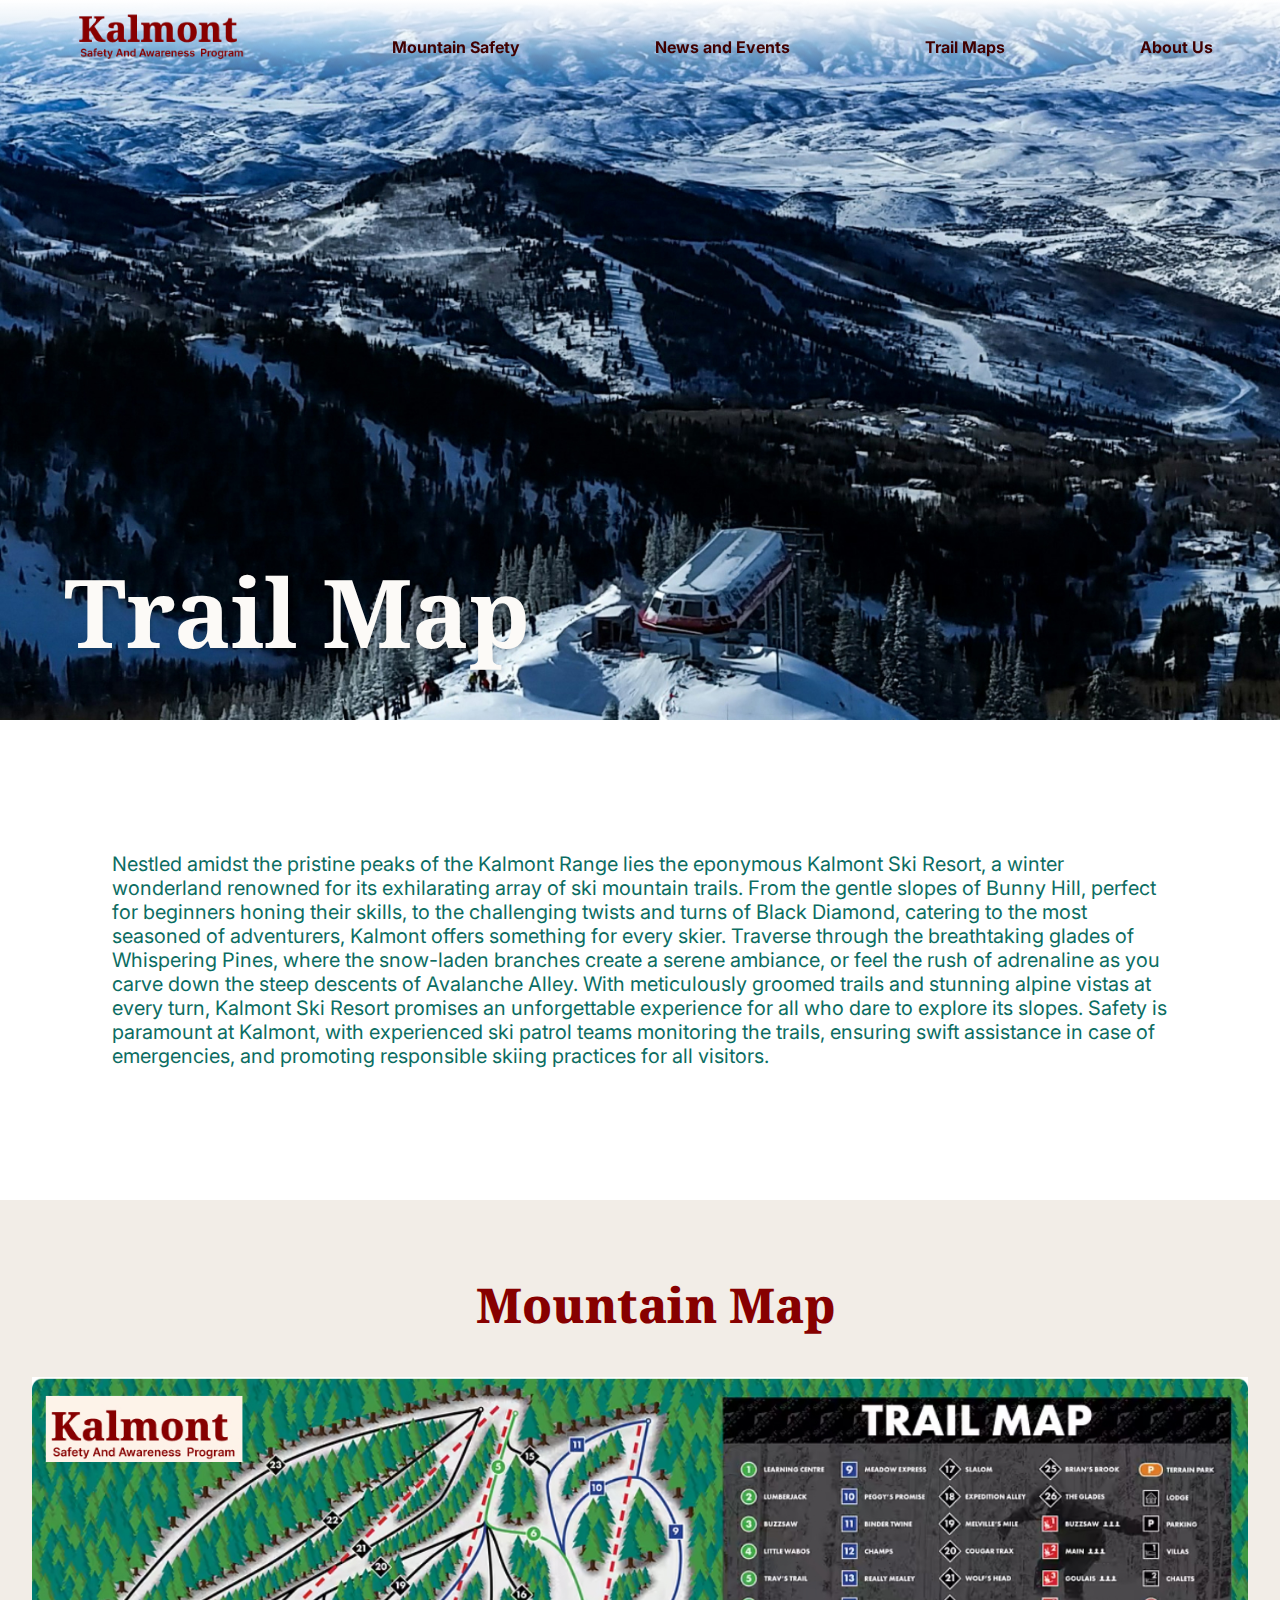
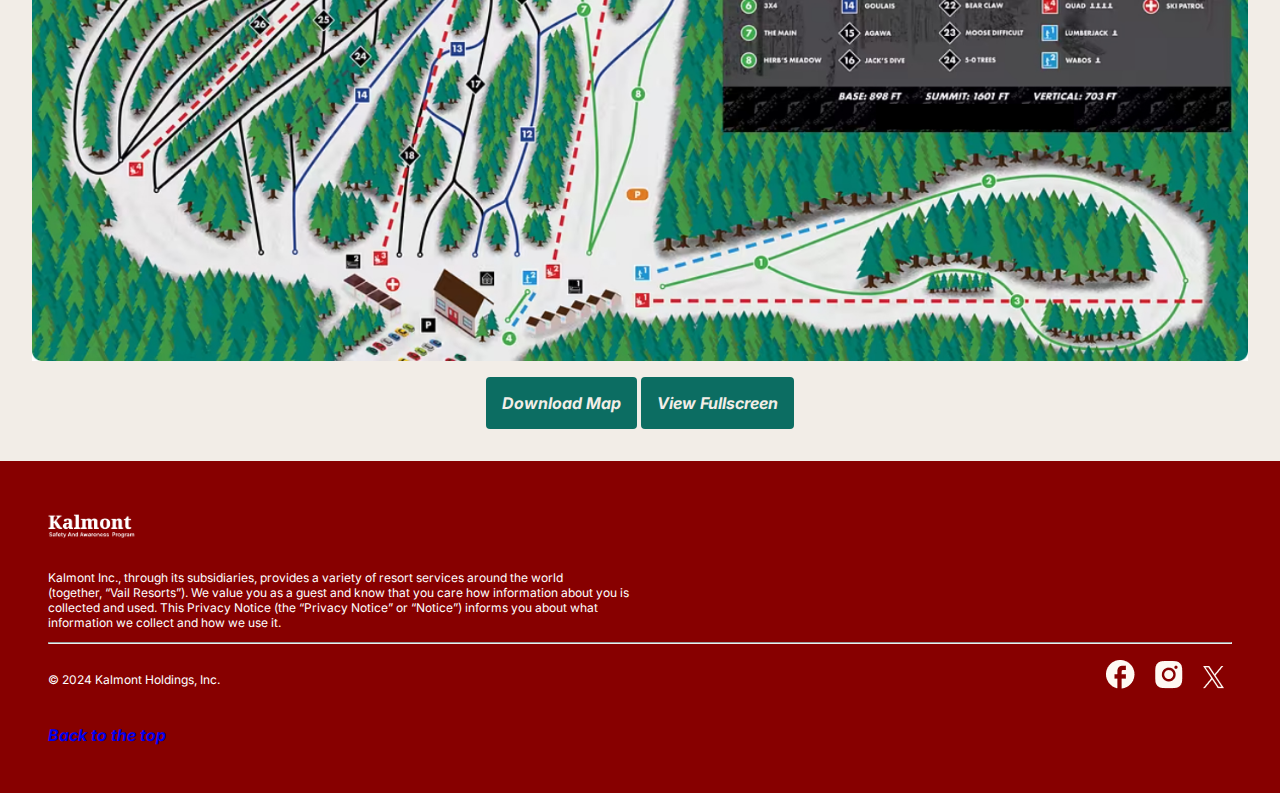
<file: trail-map.html>
<!doctype html>

<html lang="en">

<head>
	<meta charset="utf-8">
	<meta name="viewport" content="width=device-width, initial-scale=1">
	<link rel="stylesheet" href="css/style.css">
	
	
	<title> Kalmont Mountain Rescue </title>
	
	<!-- google fonts inter-->
	<link rel="preconnect" href="https://fonts.googleapis.com">
	<link rel="preconnect" href="https://fonts.gstatic.com" crossorigin>
	<link href="https://fonts.googleapis.com/css2?family=Inter:wght@100..900&display=swap" rel="stylesheet">
	
	<!-- google fonts Noto Serif-->
	<link rel="preconnect" href="https://fonts.googleapis.com">
	<link rel="preconnect" href="https://fonts.gstatic.com" crossorigin>
	<link href="https://fonts.googleapis.com/css2?family=Inter:wght@100..900&family=Noto+Serif:ital,wght@0,100..900;1,100..900&display=swap" rel="stylesheet">
	
</head> <!-- end of #head -->

<body>
	
	<nav class="navbar">
		<a href="index.html"><img class="logo" src="img/logo.png" alt="Websitelogo" width="189" height="66"/></a>
		<a href="mountain-safety.html">Mountain Safety</a>
		<a href="news_events.html">News and Events</a>
		<a href="trail-map.html">Trail Maps </a>
		<a href="about-us.html">About Us </a>
	</nav> <!-- end of navigation -->
	
	<div class="maps-hero">
		<div class="hero-text">
			<h1>Trail Map</h1>
		</div>
		
	</div> <!-- end of hero--> 
	
	<main>
		
		<div class="maps-intro">
			
			<p class="paragraph-style-2"> Nestled amidst the pristine peaks of the Kalmont Range lies the eponymous Kalmont Ski Resort, a winter wonderland renowned for its exhilarating array of ski mountain trails. From the gentle slopes of Bunny Hill, perfect for beginners honing their skills, to the challenging twists and turns of Black Diamond, catering to the most seasoned of adventurers, Kalmont offers something for every skier. Traverse through the breathtaking glades of Whispering Pines, where the snow-laden branches create a serene ambiance, or feel the rush of adrenaline as you carve down the steep descents of Avalanche Alley. With meticulously groomed trails and stunning alpine vistas at every turn, Kalmont Ski Resort promises an unforgettable experience for all who dare to explore its slopes. Safety is paramount at Kalmont, with experienced ski patrol teams monitoring the trails, ensuring swift assistance in case of emergencies, and promoting responsible skiing practices for all visitors.
			</p><!-- end of #intro -->
			
		</div>
		
		<div class="trail-map">
			<h2>Mountain Map</h2>
			<img src="img/trailmap.jpg" alt="map of the mountain." width="1416" height="681">
			
			<figure>
				<a class=button-maps href="https://avalanche.ca/map?lat=50.611742&lng=-123.804369">Download Map</a> <!-- source:https://www.w3schools.com/bootstrap/bootstrap_buttons.asp -->
				<a class=button-maps href="https://avalanche.ca/map?lat=50.611742&lng=-123.804369">View Fullscreen</a> <!-- source:https://www.w3schools.com/bootstrap/bootstrap_buttons.asp -->
			</figure>
			
		</div><!-- end of #trailmap -->
		
	</main>
	
	<footer>
		<img class="logo" src="img/logo_footer.png" alt="Websitelogo" width="87" height="30" />
		<p class="footer-text">
		  Kalmont Inc., through its subsidiaries, provides a variety of resort
		  services around the world (together, “Vail Resorts”). We value you as a
		  guest and know that you care how information about you is collected and
		  used. This Privacy Notice (the “Privacy Notice” or “Notice”) informs you
		  about what information we collect and how we use it.
		</p>
		<hr>
		<div class="socialmedia">
		  <p class="footer-text"> © 2024 Kalmont Holdings, Inc.</p>
		  
		  <div class="social-media-logos">
			<a class="logos" href="https://www.facebook.com/avalanchecanada/"><img src="img/facebook.png" alt="Facebook Logo" width="29" height="29"/></a>
			<a class="logos" href="https://www.instagram.com/avalanchecanada/"><img src="img/instagram.png" alt="Instagram Logo" width="28" height="28"/></a>
			<a class="logos" href="https://twitter.com/avalancheca"><img src="img/x.png" alt="X Logo" width="21" height="23"/></a>
		  </div>
		</div>
		<a href="#top">Back to the top </a>
	  </footer>  <!-- end of #footer -->
	
	
</body>


</html>
</file>
<file: css/style.css>
*{
	box-sizing: border-box; /* border-box tells the browser to account for any border and padding in the values you specify for an element's width and height. 
	If you set an element's width to 100 pixels, that 100 pixels will include any border or padding you added, and the content box will shrink to absorb that extra width. 
	https://developer.mozilla.org/en-US/docs/Web/API/ResizeObserverEntry/borderBoxSize */
}

/* ------------ PARAGRAPH AND TITLES STYLES ------------ */ 
body {
	margin: 0;
	background-color:#fff;
	box-sizing: border-box;
	font-family: "Inter", sans-serif;
	font-style: normal;
}

img{ 
	height:auto;
	max-width:100%;
	margin-bottom: 1rem;
}

.hero {
	background-color: #fff;
	background-image: url("..//img/background.png") ;
	padding-top: 9.375rem;
	padding-bottom: 15.625rem;
	background-size: cover;
}

p {
	font-size: 1.25rem;
	color: #400000;
}

a{
	text-decoration: none;
	text-decoration-color: #0BAA98;
	font-style: italic;
	font-weight: bold;
}

h5 {
	color: #870000;
	font-family: Inter, sans-serif;
	font-size: 1.5rem;
	font-style: normal;
	font-weight: bolder;
	line-height: normal;
	margin-bottom: 0;
	margin-right: 1.5rem;
	text-align: center;
}

h4 {
	color: #0C6D62;
	text-shadow: 0.111rem 0.111rem 0.221rem rgba(0, 0, 0, 0.042);
	font-family: Inter, sans-serif;
	font-size: 2rem;
	font-style: normal;
	font-weight: bolder;
	line-height: normal;
	margin-bottom: 0;
}

h3 {
	color: #140B01;
	text-shadow: 0.111rem 0.111rem 0.221rem rgba(0, 0, 0, 0.15);
	font-family: Inter, sans-serif;
	font-size: 3rem;
	font-style: normal;
	font-weight: 400;
	line-height: normal;
	margin-left: 4rem;
	margin-bottom: 0.5rem;
}

h2 {
	color: #870000;
	font-family: "Noto Serif";
	font-size: 3rem;
	font-style: normal;
	font-weight: 800;
	line-height: normal;
	margin-left: 2rem;
}

h1 {
	color: #FCFAF7;
	text-shadow: 0.111rem 0.111rem 0.221rem rgba(0, 0, 0, 0.15);
	font-family: "Noto Serif";
	font-size: 5.938rem;
	font-style: normal;
	font-weight: 700;
	line-height: 95%; 
	margin-left: 4rem;
	margin-top: 0.5rem;
	}

/* --------- HEADER --------- */ 

.Logo {
	float: left;
	width: 12.76rem;
	height: 3.425rem;
	flex-shrink: 0;
	margin-left: 4rem;
	margin-top: 40;
}
/* ^the tutorial said use float, so float it is. */

.navbar {
	display: flex;
	align-items: center;
	width: 100%;
	position: fixed;
	background-image: linear-gradient(white, transparent);
	margin: 0 auto;
	z-index: 100;
}

.navbar li{
	padding-top: 0.75rem;
	display: inline-block;
	margin-left: 4rem;
}

.navbar a {
	display: inline-block;
	color: #400000;
	font-family: Inter;
	font-size: 1rem;
	font-style: normal;
	font-weight: 700;
	line-height: normal;
	text-decoration: none;
	padding: 0.25em 0.45em;
	margin: 0;
	flex-grow: 1;
	flex-shrink: 1;
	flex-basis: auto;
	text-align: center;
}

.navbar a:hover {
	color: #0c6d62;
}

/* source: https://www.youtube.com/watch?v=FEmysQARWFU&t=1017s&ab_channel=KevinPowell */

/* -------------------- BUTTONS -------------------- */ 

.bttn {
	padding-left: 4.125rem;
}

.button-news{
	background-color: #0C6D62;
	border-radius: 0.25rem;
	padding: 1rem;
	color: #f2ede7;
	margin-top: 3rem;
	font-size: 1rem;
}

.button-news:hover{
	background-color: #0BAA98;
}

.button-maps{
	background-color: #0C6D62;
	border-radius: 0.25rem;
	padding: 1rem;
	color: #f2ede7;
	font-size: 1rem;
}

.button-maps:hover{
	background-color: #0BAA98;
}

.button {
	color: #FEF9F3;
	background-color: #0c6d62;
	font-family: Inter, sans-serif;
	font-size: 1.375rem;
	font-style: normal;
	font-weight: 700;
	line-height: 125%; /* 27.5px */
	padding: 0.688rem 1.875rem;
	border-radius: 1.188rem;
	border: none;
	box-shadow: 0.125rem 0.125rem 0.25rem 0 rgba(0, 0, 0, 0.15);
	margin-right: 1.8rem;
}

.button-home{
	margin-left: 4rem;
}

/* -------------------- Featured Events, Cards on Hero -------------------- */ 

.card-container{
	display: flex;
	flex-direction: row;
	justify-content: center; 
	flex-wrap: wrap;
	margin-top: 6rem;
}

.card {
	
	height: 45.313rem;
	width: 28.438rem;
	background-color: #FEF9F3;
	border-radius: 0.625rem;
	overflow: hidden;
	margin: 1.3rem;
}

.card-content {
	display: flex;
	flex-direction: column;
	margin: 2rem;
	margin-top: 1rem;
}

.btn {
	font-size: 1.3rem;
}

.content {
	color: #0C6D62;
	margin: 0;
}

.events{
	margin: 3rem;
}

/* -------------------- Q&A -------------------- */ 


.Q {
	color: #FCFAF7;
	text-shadow: 0.125rem 0.125rem 0.25rem rgba(0, 0, 0, 0.15);
	font-family: "Noto Serif";
	font-size: 5.938rem;
	font-style: normal;
	font-weight: 700;
	line-height: 95%; 
	margin: 0;
}

.QandA {
	margin-top: 8.25rem;
	padding-top: 10.75rem;
	padding-bottom: 10.75rem;
	padding-left: 4.125rem;
	background-image: url("..//img/Rectangle-27.png");
	background-size: cover;
}


/* ----------------------------- ABOUT US -------------------- */ 

.About-Hero {
	background-color: #fff;
	background-image: url("../img/Rectangle-29.png");
	padding-top: 35.563rem;
	padding-bottom: 3.125rem;
	background-size: cover;
}

.About-Container {
	display: flex;
	flex-direction: column;
	margin: 6rem;
}

.text {
	display: flex;
	justify-content: center;
}

.About-p {
	color: #140B01;
	font-family: Inter;
	font-size: 1.5rem;
	font-style: normal;
	font-weight: 500;
	line-height: 140%;
}

/* -----------------------  NEWS AND EVENTS -----------------------  */  

.news-hero {
	display: flex;
	flex-direction: row;
	min-height: 80vh;
	background-repeat: no-repeat;
	background-size: cover;
	background-position: bottom left;
	align-items: flex-end;
	background-image: url(../img/news-and-events.jpg); /* ---- Learned with James ---- */
} 

.upcoming-events{
	display: flex;
	margin: 4rem;
	flex-wrap: wrap;
}

.main-upcoming-events{
	display: flex;
	background-color:#F9F8F6;
	padding: 4rem;
}

.main-event-card{
	display: flex;
	flex-direction: row;
	justify-content: center; 
	background-color: #FEF9F3;
	border-radius: 1rem;
	padding: 2rem;
	margin-top: 2rem;
}
.main-event-card-content{
	flex-direction: column;	
	padding: 3rem;
}
.secondary-events{
	display: flex;
	flex-wrap: wrap;
	flex-direction: row;
	margin: 3rem;
	justify-content: center;
	margin-top: 6.25rem ;
}

.secondary-event-card{
	display: flex;
	flex-direction: column;
	background-color: #FEF9F3;
	border-radius: 1rem;
	padding: 2rem;
	margin: 1rem;
	flex-wrap: wrap;
	max-width:25rem;
}

.news{ 
	display: flex;
	flex-direction: column;
	background-image: url(../img/news-background.jpg); /* ---- Learned with James ---- */
	background-repeat: no-repeat;
	background-size: cover;
	padding: 2rem;
}

.news-title{
	color: #F2EDE7;
	margin-left: 3rem;
	margin-bottom: 0;
	
} 

.news-subtitle{
	color: white;
	margin-left: 3rem;
	margin-top: 0;
}

.news-card-container{
	display: flex;
	flex-direction: row;
	flex-wrap: wrap;
	justify-content: center;
}

.news-card{
	display: flex;
    flex-direction: row;
    justify-content: flex-start; 
    background-color: #FEF9F3;
    border-radius: 1rem;
    padding: 2rem;
    margin: 1rem;
	flex-wrap: wrap;
	max-width:25rem;
}

/* ---------------- MOUNTAIN SAFETY --------------- */ 

.mountain-safety-hero {
	display: flex;
	flex-direction: row;
	min-height: 80vh;
	background-repeat: no-repeat;
	background-size: cover;
	background-position: bottom left;
	align-items: flex-end;
	background-image: url(../img/mountain-safety-banner.jpg); /* ---- Learned with James ---- */
} 

.mountain-hero-text {
	color: white;
	width: 60%;
	margin-left: 2rem;
	min-width: 6rem;
}

.mountain-safety-intro {
	display: flex;
	flex-direction: row;
	align-items: center;
	padding: 3rem 6rem;
	justify-content: space-between;
	min-height: 20rem;
}

.paragraph-style-1 {
	color: #0c6d62;
	padding: 1rem;
	width: 45%;
}  /* ---- Learned with James ---- */

.avalanche-safety {
	background-color: #f2ede7;
	padding: 3rem;
	min-height: 100vh;
	display: flex;
	flex-direction: row;
	align-items: center;
}

.image-width-text-overlap {
	width: 50%;
	height: 100vh;
	background-image: url(../img/avalanche-safety.png);
	background-repeat: no-repeat;
	background-position: center center;
} /* ---- Learned with James ---- */

.text-overlap {
	width: 50%;
	display: flex;
	justify-content: flex-start;
	flex-direction: column;
	background: rgb(255, 255, 255);
	padding: 2rem;
	margin-left: -15rem;
	min-height: 23rem;
} /* ---- Learned with James ---- */

.avalanche-content {
	color: #0c6d62;
	margin-left: 2rem;
}

.risk-levels {
	background-image: url(../img/risk-levels.jpg);
	background-size: cover;
	padding: 2rem;
	min-height: 80vh;
} 

.Hypothermia {
	background-color: #400000;
	padding: 4rem;
}

.text-hypothermia{
	color: white;
	margin-left: 2rem;
}

strong {
	color: #0c6d62;
}

.risk-levels-content {
	display: flex;
	flex-direction: row;
	justify-content: space-evenly;
	padding: 1rem;
	margin: 1rem;
}

.risk-levels-card {
	display: flex;
	flex-direction: column;
	align-items:flex-start;
	justify-content: center;
	margin: 1rem;
	background-color: #f2ede7b1;
	padding: 1rem;
	border-radius: 0.25rem;
	width: 100%;
	min-height: 40vh;
}

.hypothermia-title{
	color: white;
}


/* ------------------- TRAIL MAPS ------------------- */  

.maps-hero {
	display: flex;
	flex-direction: row;
	min-height: 80vh;
	background-repeat: no-repeat;
	background-size: cover;
	background-position: bottom left;
	align-items: flex-end;
	background-image: url(../img/trailmap-banner.jpg);/* ---- Learned with James ---- */
}

.trail-map{
	display: flex;
	flex-direction: column;
	align-items: center;
	background-color: #F2EDE7;
	padding: 2rem;
}

.maps-intro{
	padding: 3rem;
	margin: 3rem;
	color: #0C6D62;
	
}

.paragraph-style-2 {
	color: #0c6d62;
	padding: 1rem;
	width: 100%;
}


/* ---------------------- FOOTER ---------------------- */ 

footer {
	background-color: #870000;
	margin-top: 0;
	padding: 3rem;
  }
  
  footer p {
	font-size: 0.75rem;
	color: white;
	width: 50%;
}

.socialmedia {
	display: flex;
	justify-content: space-between;
	flex-direction: row;
	margin-top: 1rem;
	margin-bottom: 1rem;
}

.logos{
	margin:0.5rem;
}


/* ---- WORKING ACCORDION----- */ 
/* ---- Based on exmaple learned in class ---- */

.accordion-body{
	max-width: 90rem;
	margin: 3rem auto;
	color: #400000;
	background-color: white;
	padding:2rem;
}

.accordion{
	max-width: 90rem;
	color: black;
	background-color: white;
	padding:2.8rem;
}

.accordion .container{
	position: relative;
	margin: 0.625rem;
}

.accordion .questions{
	position: relative;
	padding: 0.625rem 0;
	font-size: 1.5rem;
	cursor:pointer;
}

.accordion .questions::before{
	content:'+';
	color: black;
	position: absolute;
	top: 50%;
	right:-0.313rem;
	font-size: 2rem;
	transform: translateY(-50%);
}

.accordion .answers{
	height: 0;
	overflow: hidden;
	
	text-align: justify;
	width: 90%;
	transition: height 1s;
}

.active .answers{
	height: auto;
}

.accordion .container.active .label::before{
	content:'-';
	font-size: 2rem;
}

/* ---------------- MEDIA QUERIES ----------------- */ 

@media (max-width:49em){
	.secondary-events{
		flex-direction: column;
	}

	.news-card{
		flex-direction: column;
	}

	.main-event-card{
		flex-direction: column;
	}

	h1{
		font-size: 4rem;
	}

	.maps-hero{
		min-height: 60vw;
	}

	.news-hero{
		min-height: 60vw;
	}

	.mountain-safety-hero{
		min-height: 60vw;
	}

	.mountain-safety-intro {
		flex-direction: column;
	}

	.paragraph-style-1 {
		width: 100%;
	} 

	.risk-levels-content {
		flex-direction: column;
	}

	.image-width-text-overlap {
		width: 100%;
		background-repeat: no-repeat;
		background-position: top;
	} /* ---- Learned with James ---- */
	
	.text-overlap {
		width: 100%;
		margin-left: 0;
	}

	.avalanche-safety {
		flex-direction: column;
	}

	.button-maps{
		padding: 0.5rem;
		font-size: 0.8rem;
	}

}

@media (max-width: 31.25rem){

	.hero-text{
		width:auto;
		margin-left:0;
	}
}
</file>
